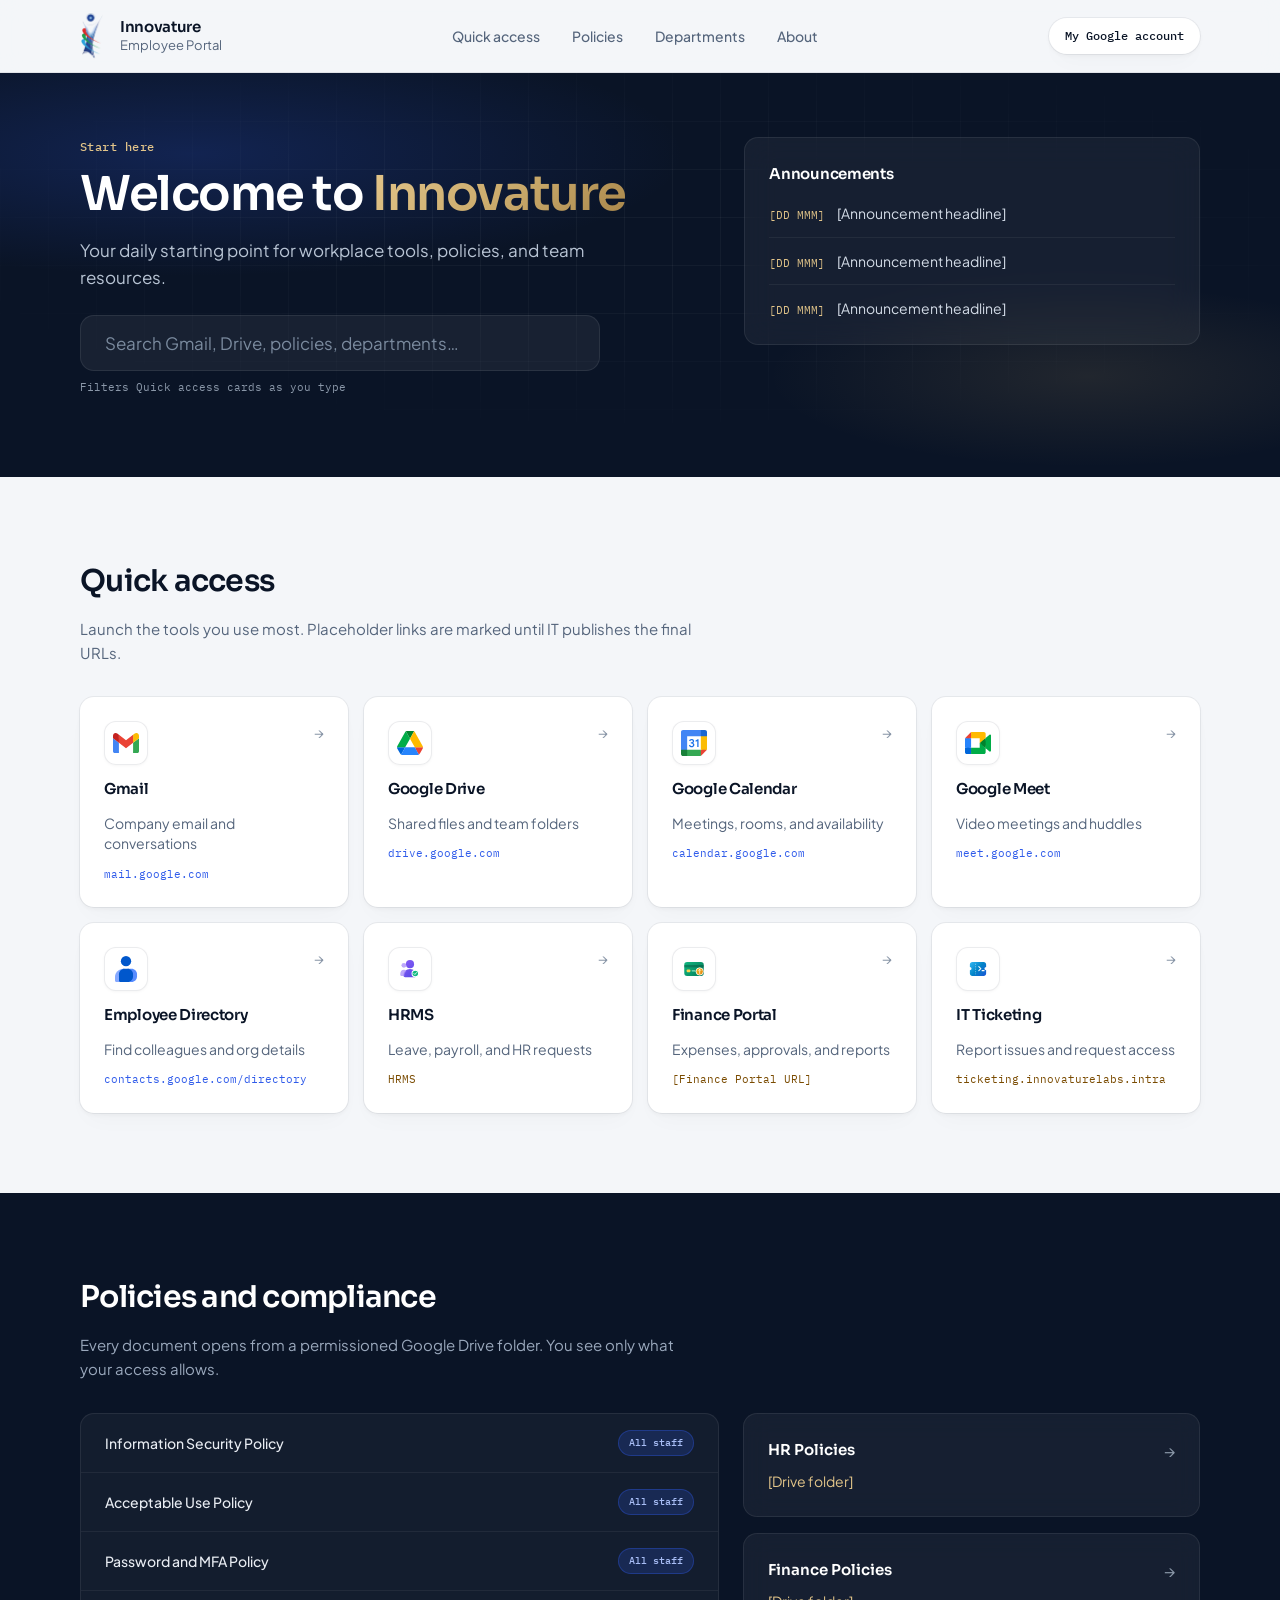
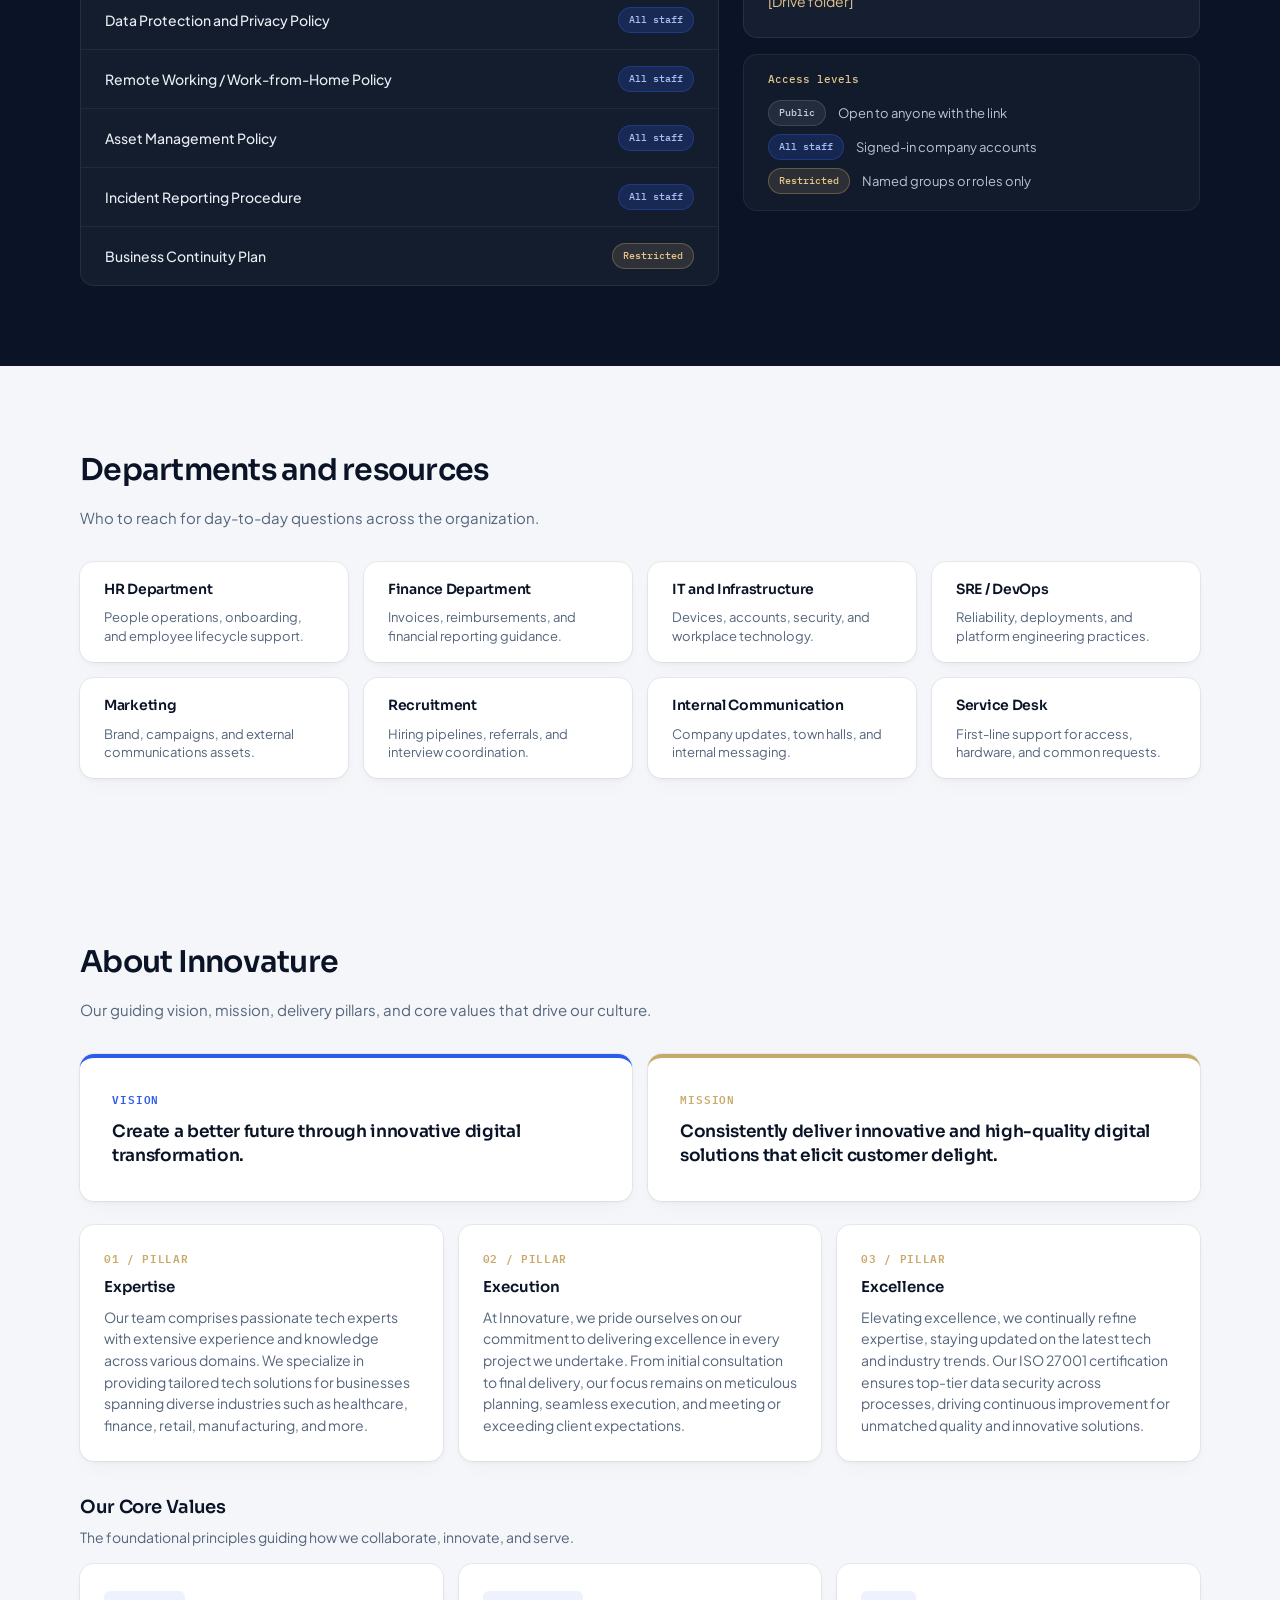
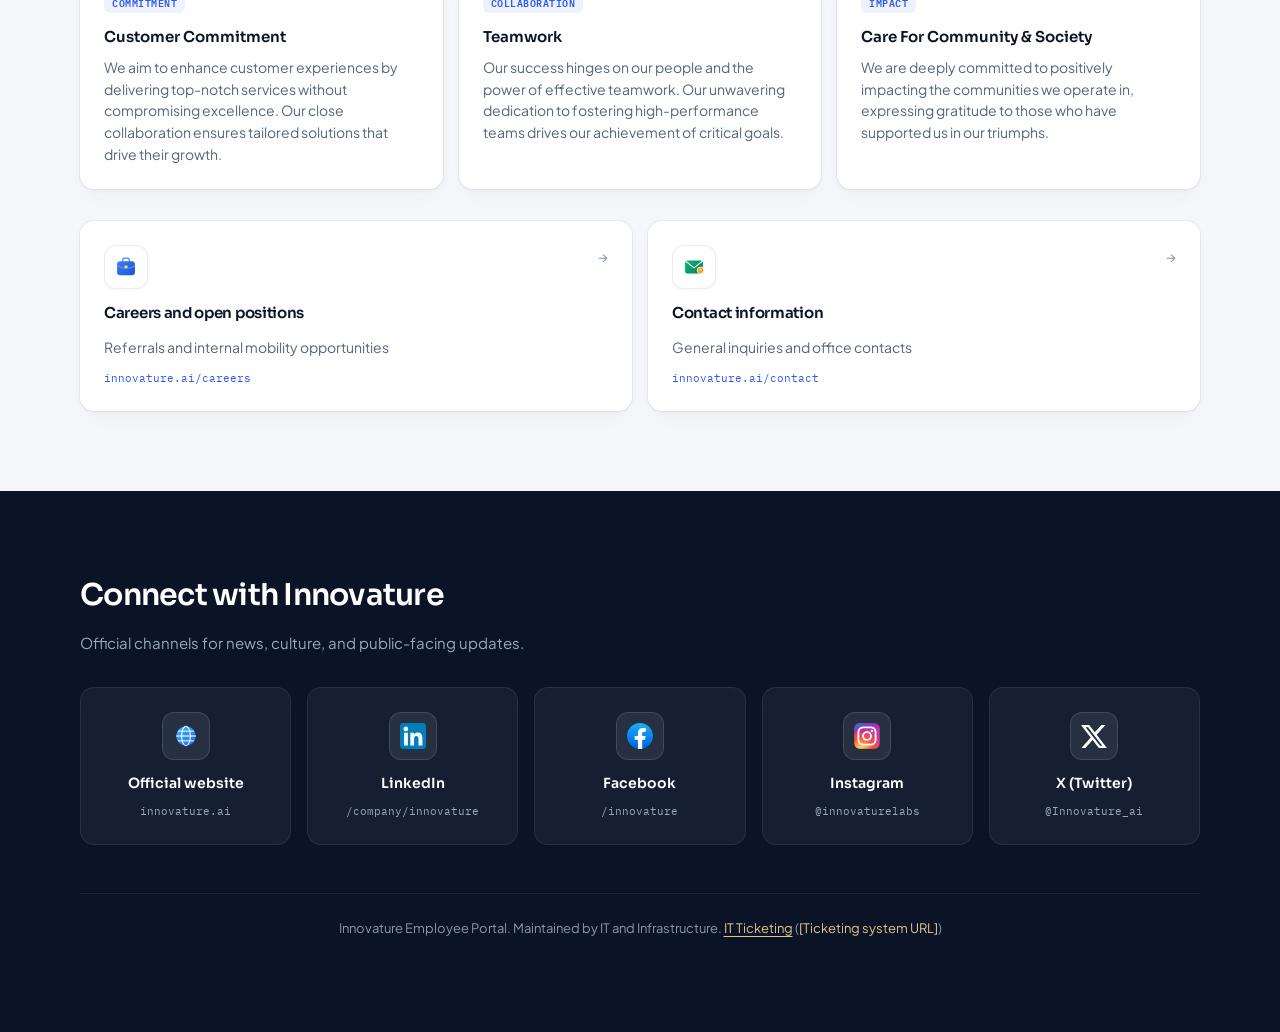
<file: index.html>
<!DOCTYPE html>
<html lang="en">

<head>
  <meta charset="UTF-8">
  <meta name="viewport" content="width=device-width, initial-scale=1.0">
  <meta name="description"
    content="Innovature Employee Portal — start here for tools, policies, and department resources.">
  <title>Innovature Employee Portal</title>
  <link rel="preconnect" href="https://fonts.googleapis.com">
  <link rel="preconnect" href="https://fonts.gstatic.com" crossorigin>
  <link
    href="https://fonts.googleapis.com/css2?family=IBM+Plex+Mono:wght@400;500&family=Plus+Jakarta+Sans:wght@400;500;600&family=Sora:wght@500;600;700&display=swap"
    rel="stylesheet">
  <link rel="stylesheet" href="css/style.css?v=2">
</head>

<body>
  <a class="skip-link" href="#main">Skip to content</a>

  <header class="topbar">
    <div class="container topbar-inner">
      <a class="brand" href="index.html #main">
        <img src="Images/logo.png" alt="Innovature Logo" class="logo">
        <div class="brand-lockup">
          <span class="brand-name">Innovature</span>
          <span class="brand-sub">Employee Portal</span>
        </div>
      </a>
      <nav class="topnav" aria-label="Page sections">
        <a href="#quick-access">Quick access</a>
        <a href="#policies">Policies</a>
        <a href="#departments">Departments</a>
        <a href="#about">About</a>
      </nav>
      <a class="pill-link" href="https://myaccount.google.com/" target="_blank" rel="noopener">My Google account</a>
    </div>
  </header>

  <main id="main">
    <section class="hero" aria-labelledby="hero-heading">
      <div class="hero-grid" aria-hidden="true"></div>
      <div class="container hero-layout">
        <div>
          <p class="eyebrow">Start here</p>
          <h1 id="hero-heading">Welcome to <span class="gold-word">Innovature</span></h1>
          <p class="hero-intro">Your daily starting point for workplace tools, policies, and team resources.</p>
          <div class="search-wrap">
            <label for="portal-search">Search tools and resources</label>
            <input type="search" id="portal-search" class="search-input"
              placeholder="Search Gmail, Drive, policies, departments…" autocomplete="off">
            <p class="search-hint">Filters Quick access cards as you type</p>
          </div>
        </div>
        <aside class="glass-panel" aria-labelledby="announcements-heading">
          <h2 id="announcements-heading">Announcements</h2>
          <ul class="announce-list">
            <li>
              <span class="announce-date">[DD MMM]</span>
              <span class="announce-title">[Announcement headline]</span>
            </li>
            <li>
              <span class="announce-date">[DD MMM]</span>
              <span class="announce-title">[Announcement headline]</span>
            </li>
            <li>
              <span class="announce-date">[DD MMM]</span>
              <span class="announce-title">[Announcement headline]</span>
            </li>
          </ul>
        </aside>
      </div>
    </section>

    <section id="quick-access" class="section" aria-labelledby="quick-access-heading">
      <div class="container">
        <header class="section-header">
          <h2 id="quick-access-heading">Quick access</h2>
          <p>Launch the tools you use most. Placeholder links are marked until IT publishes the final URLs.</p>
        </header>
        <div class="card-grid cols-4" id="quick-access-grid">
          <a class="link-card" href="https://mail.google.com/" target="_blank" rel="noopener"
            data-search="gmail mail email google">
            <div class="card-icon" aria-hidden="true">
              <img src="Images/gmail.svg" alt="Gmail" class="card-icon-img" width="26" height="26">
            </div>
            <h3>Gmail</h3>
            <p class="purpose">Company email and conversations</p>
            <p class="host">mail.google.com</p>
          </a>
          <a class="link-card" href="https://drive.google.com/" target="_blank" rel="noopener"
            data-search="google drive files documents">
            <div class="card-icon" aria-hidden="true">
              <img src="Images/google-drive.svg" alt="Google Drive" class="card-icon-img" width="26" height="26">
            </div>
            <h3>Google Drive</h3>
            <p class="purpose">Shared files and team folders</p>
            <p class="host">drive.google.com</p>
          </a>
          <a class="link-card" href="https://calendar.google.com/" target="_blank" rel="noopener"
            data-search="calendar meetings schedule">
            <div class="card-icon" aria-hidden="true">
              <img src="Images/google-calendar.svg" alt="Google Calendar" class="card-icon-img" width="26" height="26">
            </div>
            <h3>Google Calendar</h3>
            <p class="purpose">Meetings, rooms, and availability</p>
            <p class="host">calendar.google.com</p>
          </a>
          <a class="link-card" href="https://meet.google.com/" target="_blank" rel="noopener"
            data-search="meet video calls">
            <div class="card-icon" aria-hidden="true">
              <img src="Images/google-meet.svg" alt="Google Meet" class="card-icon-img" width="26" height="26">
            </div>
            <h3>Google Meet</h3>
            <p class="purpose">Video meetings and huddles</p>
            <p class="host">meet.google.com</p>
          </a>
          <a class="link-card" href="https://contacts.google.com/directory" target="_blank" rel="noopener"
            data-search="directory employee contacts people">
            <div class="card-icon" aria-hidden="true">
              <img src="Images/google-contacts.svg" alt="Employee Directory" class="card-icon-img" width="26" height="26">
            </div>
            <h3>Employee Directory</h3>
            <p class="purpose">Find colleagues and org details</p>
            <p class="host">contacts.google.com/directory</p>
          </a>
          <a class="link-card" href="https://innovature.hrstop.com/" data-search="hrms hr human resources">
            <div class="card-icon" aria-hidden="true">
              <img src="Images/hrms.svg" alt="HRMS" class="card-icon-img" width="26" height="26">
            </div>
            <h3>HRMS</h3>
            <p class="purpose">Leave, payroll, and HR requests</p>
            <p class="host"><span class="ph">HRMS</span></p>
          </a>
          <a class="link-card" href="#" data-search="finance expenses budget">
            <div class="card-icon" aria-hidden="true">
              <img src="Images/finance.svg" alt="Finance Portal" class="card-icon-img" width="26" height="26">
            </div>
            <h3>Finance Portal</h3>
            <p class="purpose">Expenses, approvals, and reports</p>
            <p class="host ph-host"><span class="ph">[Finance Portal URL]</span></p>
          </a>
          <a class="link-card" href="http://ticketing.innovaturelabs.intra/"
            data-search="it ticketing support helpdesk">
            <div class="card-icon" aria-hidden="true">
              <img src="Images/it-ticketing.svg" alt="IT Ticketing" class="card-icon-img" width="26" height="26">
            </div>
            <h3>IT Ticketing</h3>
            <p class="purpose">Report issues and request access</p>
            <p class="host"><span class="ph">ticketing.innovaturelabs.intra</span></p>
          </a>
        </div>
        <p class="no-results" id="search-empty" role="status">No quick access items match your search.</p>
      </div>
    </section>

    <section id="policies" class="section band-dark" aria-labelledby="policies-heading">
      <div class="container">
        <header class="section-header">
          <h2 id="policies-heading">Policies and compliance</h2>
          <p>Every document opens from a permissioned Google Drive folder. You see only what your access allows.</p>
        </header>
        <div class="policies-layout">
          <div class="policy-list" role="list">
            <a class="policy-row" href="#" role="listitem">
              <span class="policy-name">Information Security Policy</span>
              <span class="chip chip-all">All staff</span>
            </a>
            <a class="policy-row" href="#" role="listitem">
              <span class="policy-name">Acceptable Use Policy</span>
              <span class="chip chip-all">All staff</span>
            </a>
            <a class="policy-row" href="#" role="listitem">
              <span class="policy-name">Password and MFA Policy</span>
              <span class="chip chip-all">All staff</span>
            </a>
            <a class="policy-row" href="#" role="listitem">
              <span class="policy-name">Data Protection and Privacy Policy</span>
              <span class="chip chip-all">All staff</span>
            </a>
            <a class="policy-row" href="#" role="listitem">
              <span class="policy-name">Remote Working / Work-from-Home Policy</span>
              <span class="chip chip-all">All staff</span>
            </a>
            <a class="policy-row" href="#" role="listitem">
              <span class="policy-name">Asset Management Policy</span>
              <span class="chip chip-all">All staff</span>
            </a>
            <a class="policy-row" href="#" role="listitem">
              <span class="policy-name">Incident Reporting Procedure</span>
              <span class="chip chip-all">All staff</span>
            </a>
            <a class="policy-row" href="#" role="listitem">
              <span class="policy-name">Business Continuity Plan</span>
              <span class="chip chip-restricted">Restricted</span>
            </a>
          </div>
          <div class="policies-side">
            <a class="glass-card" href="#">
              <h3>HR Policies</h3>
              <p><span class="ph">[Drive folder]</span></p>
            </a>
            <a class="glass-card" href="#">
              <h3>Finance Policies</h3>
              <p><span class="ph">[Drive folder]</span></p>
            </a>
            <div class="legend" aria-labelledby="access-legend">
              <p class="legend-title" id="access-legend">Access levels</p>
              <ul class="legend-list">
                <li><span class="chip chip-public">Public</span> Open to anyone with the link</li>
                <li><span class="chip chip-all">All staff</span> Signed-in company accounts</li>
                <li><span class="chip chip-restricted">Restricted</span> Named groups or roles only</li>
              </ul>
            </div>
          </div>
        </div>
      </div>
    </section>

    <section id="departments" class="section" aria-labelledby="departments-heading">
      <div class="container">
        <header class="section-header">
          <h2 id="departments-heading">Departments and resources</h2>
          <p>Who to reach for day-to-day questions across the organization.</p>
        </header>
        <div class="card-grid cols-4">
          <article class="dept-card">
            <h3>HR Department</h3>
            <p>People operations, onboarding, and employee lifecycle support.</p>
          </article>
          <article class="dept-card">
            <h3>Finance Department</h3>
            <p>Invoices, reimbursements, and financial reporting guidance.</p>
          </article>
          <article class="dept-card">
            <h3>IT and Infrastructure</h3>
            <p>Devices, accounts, security, and workplace technology.</p>
          </article>
          <article class="dept-card">
            <h3>SRE / DevOps</h3>
            <p>Reliability, deployments, and platform engineering practices.</p>
          </article>
          <article class="dept-card">
            <h3>Marketing</h3>
            <p>Brand, campaigns, and external communications assets.</p>
          </article>
          <article class="dept-card">
            <h3>Recruitment</h3>
            <p>Hiring pipelines, referrals, and interview coordination.</p>
          </article>
          <article class="dept-card">
            <h3>Internal Communication</h3>
            <p>Company updates, town halls, and internal messaging.</p>
          </article>
          <article class="dept-card">
            <h3>Service Desk</h3>
            <p>First-line support for access, hardware, and common requests.</p>
          </article>
        </div>
      </div>
    </section>

    <section id="about" class="section" aria-labelledby="about-heading">
      <div class="container">
        <header class="section-header">
          <h2 id="about-heading">About Innovature</h2>
          <p>Our guiding vision, mission, delivery pillars, and core values that drive our culture.</p>
        </header>

        <!-- Vision & Mission -->
        <div class="vm-grid">
          <article class="vm-card">
            <span class="vm-tag">Vision</span>
            <h3>Create a better future through innovative digital transformation.</h3>
          </article>
          <article class="vm-card">
            <span class="vm-tag">Mission</span>
            <h3>Consistently deliver innovative and high-quality digital solutions that elicit customer delight.</h3>
          </article>
        </div>

        <!-- Expertise, Execution, Excellence -->
        <div class="about-panels">
          <article class="text-panel pillar-card">
            <div class="pillar-label">01 / PILLAR</div>
            <h3>Expertise</h3>
            <p>Our team comprises passionate tech experts with extensive experience and knowledge across various domains. We specialize in providing tailored tech solutions for businesses spanning diverse industries such as healthcare, finance, retail, manufacturing, and more.</p>
          </article>
          <article class="text-panel pillar-card">
            <div class="pillar-label">02 / PILLAR</div>
            <h3>Execution</h3>
            <p>At Innovature, we pride ourselves on our commitment to delivering excellence in every project we undertake. From initial consultation to final delivery, our focus remains on meticulous planning, seamless execution, and meeting or exceeding client expectations.</p>
          </article>
          <article class="text-panel pillar-card">
            <div class="pillar-label">03 / PILLAR</div>
            <h3>Excellence</h3>
            <p>Elevating excellence, we continually refine expertise, staying updated on the latest tech and industry trends. Our ISO 27001 certification ensures top-tier data security across processes, driving continuous improvement for unmatched quality and innovative solutions.</p>
          </article>
        </div>

        <!-- Core Values -->
        <div class="values-section">
          <div class="subsection-header">
            <h3>Our Core Values</h3>
            <p>The foundational principles guiding how we collaborate, innovate, and serve.</p>
          </div>
          <div class="about-panels">
            <article class="text-panel value-card">
              <span class="value-badge">Commitment</span>
              <h3>Customer Commitment</h3>
              <p>We aim to enhance customer experiences by delivering top-notch services without compromising excellence. Our close collaboration ensures tailored solutions that drive their growth.</p>
            </article>
            <article class="text-panel value-card">
              <span class="value-badge">Collaboration</span>
              <h3>Teamwork</h3>
              <p>Our success hinges on our people and the power of effective teamwork. Our unwavering dedication to fostering high-performance teams drives our achievement of critical goals.</p>
            </article>
            <article class="text-panel value-card">
              <span class="value-badge">Impact</span>
              <h3>Care For Community &amp; Society</h3>
              <p>We are deeply committed to positively impacting the communities we operate in, expressing gratitude to those who have supported us in our triumphs.</p>
            </article>
          </div>
        </div>

        <div class="card-grid cols-2 about-links">
          <a class="link-card" href="https://innovature.ai/careers/" target="_blank" rel="noopener">
            <div class="card-icon" aria-hidden="true">
              <img src="Images/careers.svg" alt="Careers" class="card-icon-img" width="26" height="26">
            </div>
            <h3>Careers and open positions</h3>
            <p class="purpose">Referrals and internal mobility opportunities</p>
            <p class="host">innovature.ai/careers</p>
          </a>
          <a class="link-card" href="https://innovature.ai/contact/" target="_blank" rel="noopener">
            <div class="card-icon" aria-hidden="true">
              <img src="Images/contact.svg" alt="Contact" class="card-icon-img" width="26" height="26">
            </div>
            <h3>Contact information</h3>
            <p class="purpose">General inquiries and office contacts</p>
            <p class="host">innovature.ai/contact</p>
          </a>
        </div>
      </div>
    </section>

    <section id="connect" class="section band-dark" aria-labelledby="connect-heading">
      <div class="container">
        <header class="section-header">
          <h2 id="connect-heading">Connect with Innovature</h2>
          <p>Official channels for news, culture, and public-facing updates.</p>
        </header>
        <div class="connect-grid">
          <a class="glass-card" href="https://innovature.ai/" target="_blank" rel="noopener">
            <div class="connect-icon" aria-hidden="true">
              <img src="Images/website.svg" alt="Official website" class="connect-icon-img" width="26" height="26">
            </div>
            <h3>Official website</h3>
            <span class="connect-handle">innovature.ai</span>
          </a>
          <a class="glass-card" href="https://www.linkedin.com/company/innovature/" target="_blank" rel="noopener">
            <div class="connect-icon" aria-hidden="true">
              <img src="Images/linkedin.svg" alt="LinkedIn" class="connect-icon-img" width="26" height="26">
            </div>
            <h3>LinkedIn</h3>
            <span class="connect-handle">/company/innovature</span>
          </a>
          <a class="glass-card" href="https://www.facebook.com/innovature/" target="_blank" rel="noopener">
            <div class="connect-icon" aria-hidden="true">
              <img src="Images/facebook.svg" alt="Facebook" class="connect-icon-img" width="26" height="26">
            </div>
            <h3>Facebook</h3>
            <span class="connect-handle">/innovature</span>
          </a>
          <a class="glass-card" href="https://www.instagram.com/innovaturelabs/" target="_blank" rel="noopener">
            <div class="connect-icon" aria-hidden="true">
              <img src="Images/instagram.svg" alt="Instagram" class="connect-icon-img" width="26" height="26">
            </div>
            <h3>Instagram</h3>
            <span class="connect-handle">@innovaturelabs</span>
          </a>
          <a class="glass-card" href="https://x.com/Innovature_ai" target="_blank" rel="noopener">
            <div class="connect-icon" aria-hidden="true">
              <img src="Images/x-twitter.svg" alt="X (Twitter)" class="connect-icon-img" width="26" height="26">
            </div>
            <h3>X (Twitter)</h3>
            <span class="connect-handle">@Innovature_ai</span>
          </a>
        </div>
        <p class="footer-line">
          Innovature Employee Portal. Maintained by IT and Infrastructure.
          <a href="http://ticketing.innovaturelabs.intra/">IT Ticketing</a> (<span class="ph">[Ticketing system
            URL]</span>)
        </p>
      </div>
    </section>
  </main>

  <script src="js/script.js"></script>
</body>

</html>
</file>
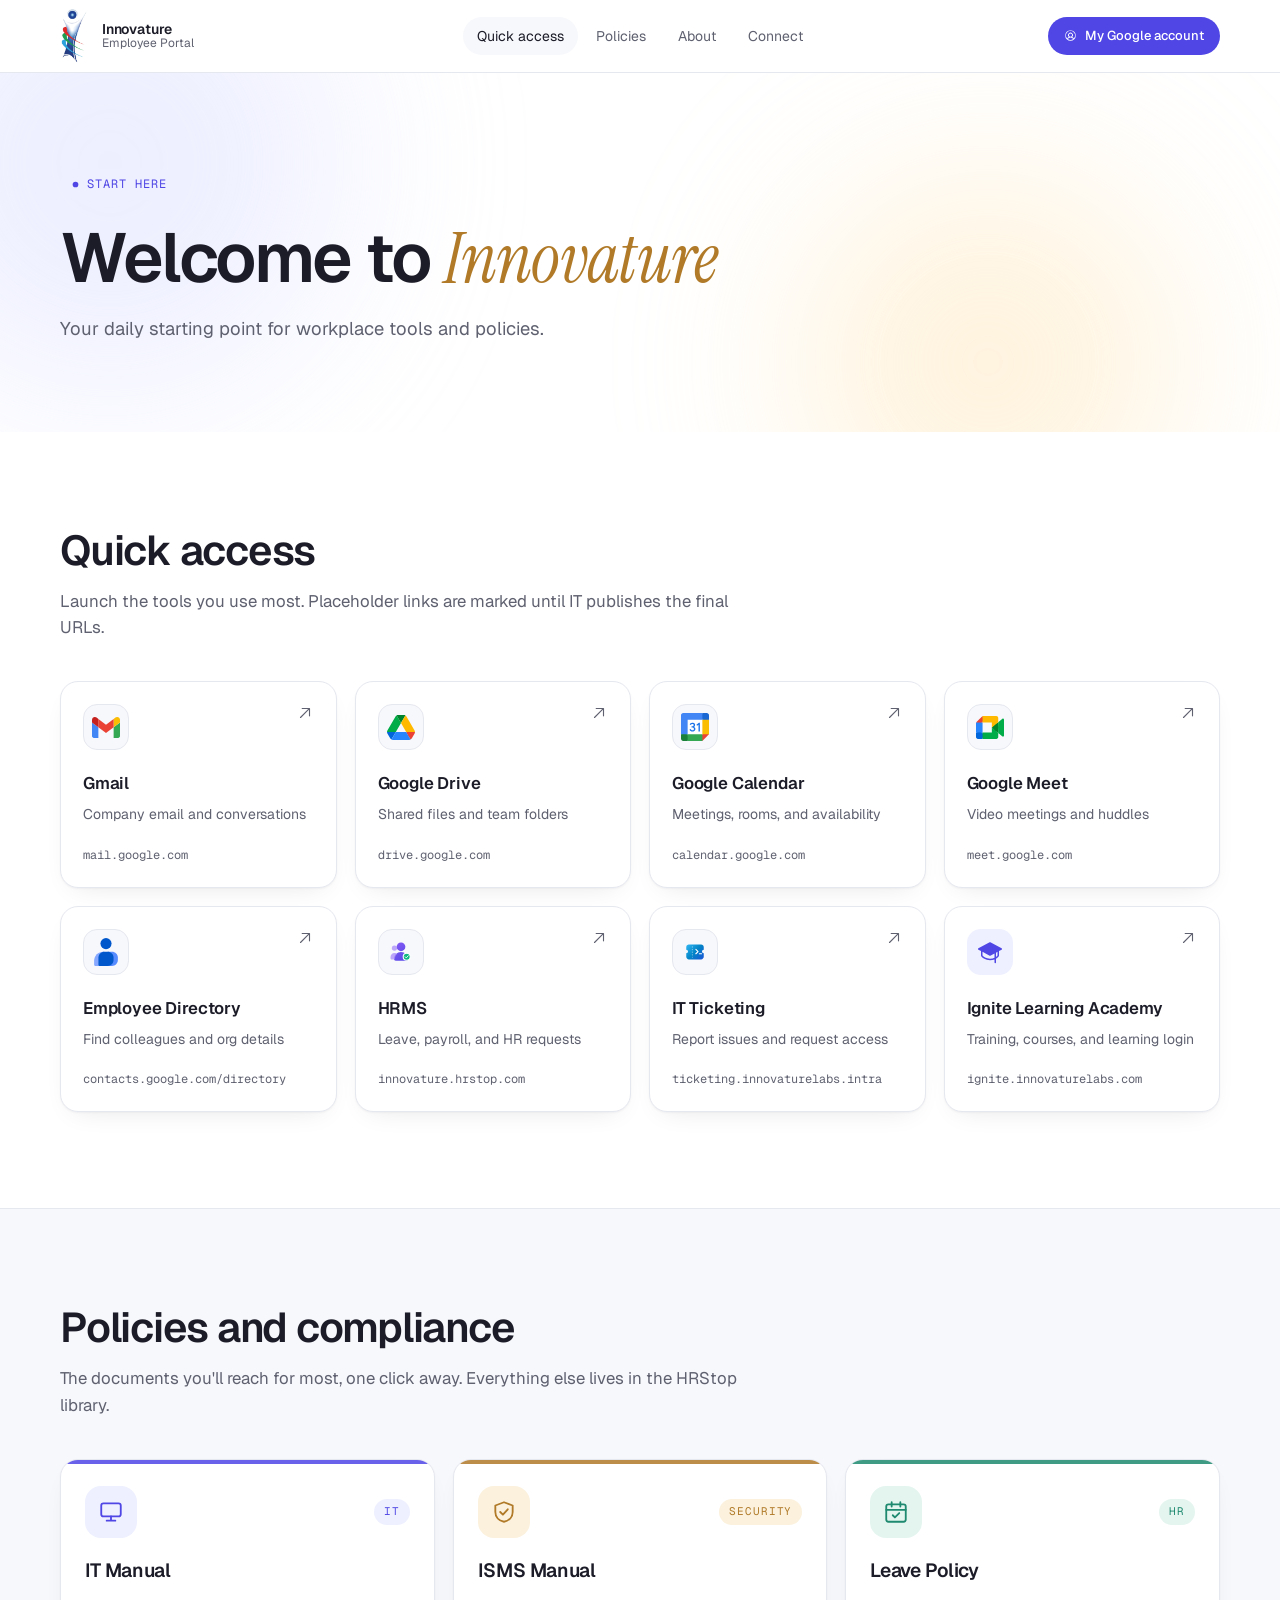
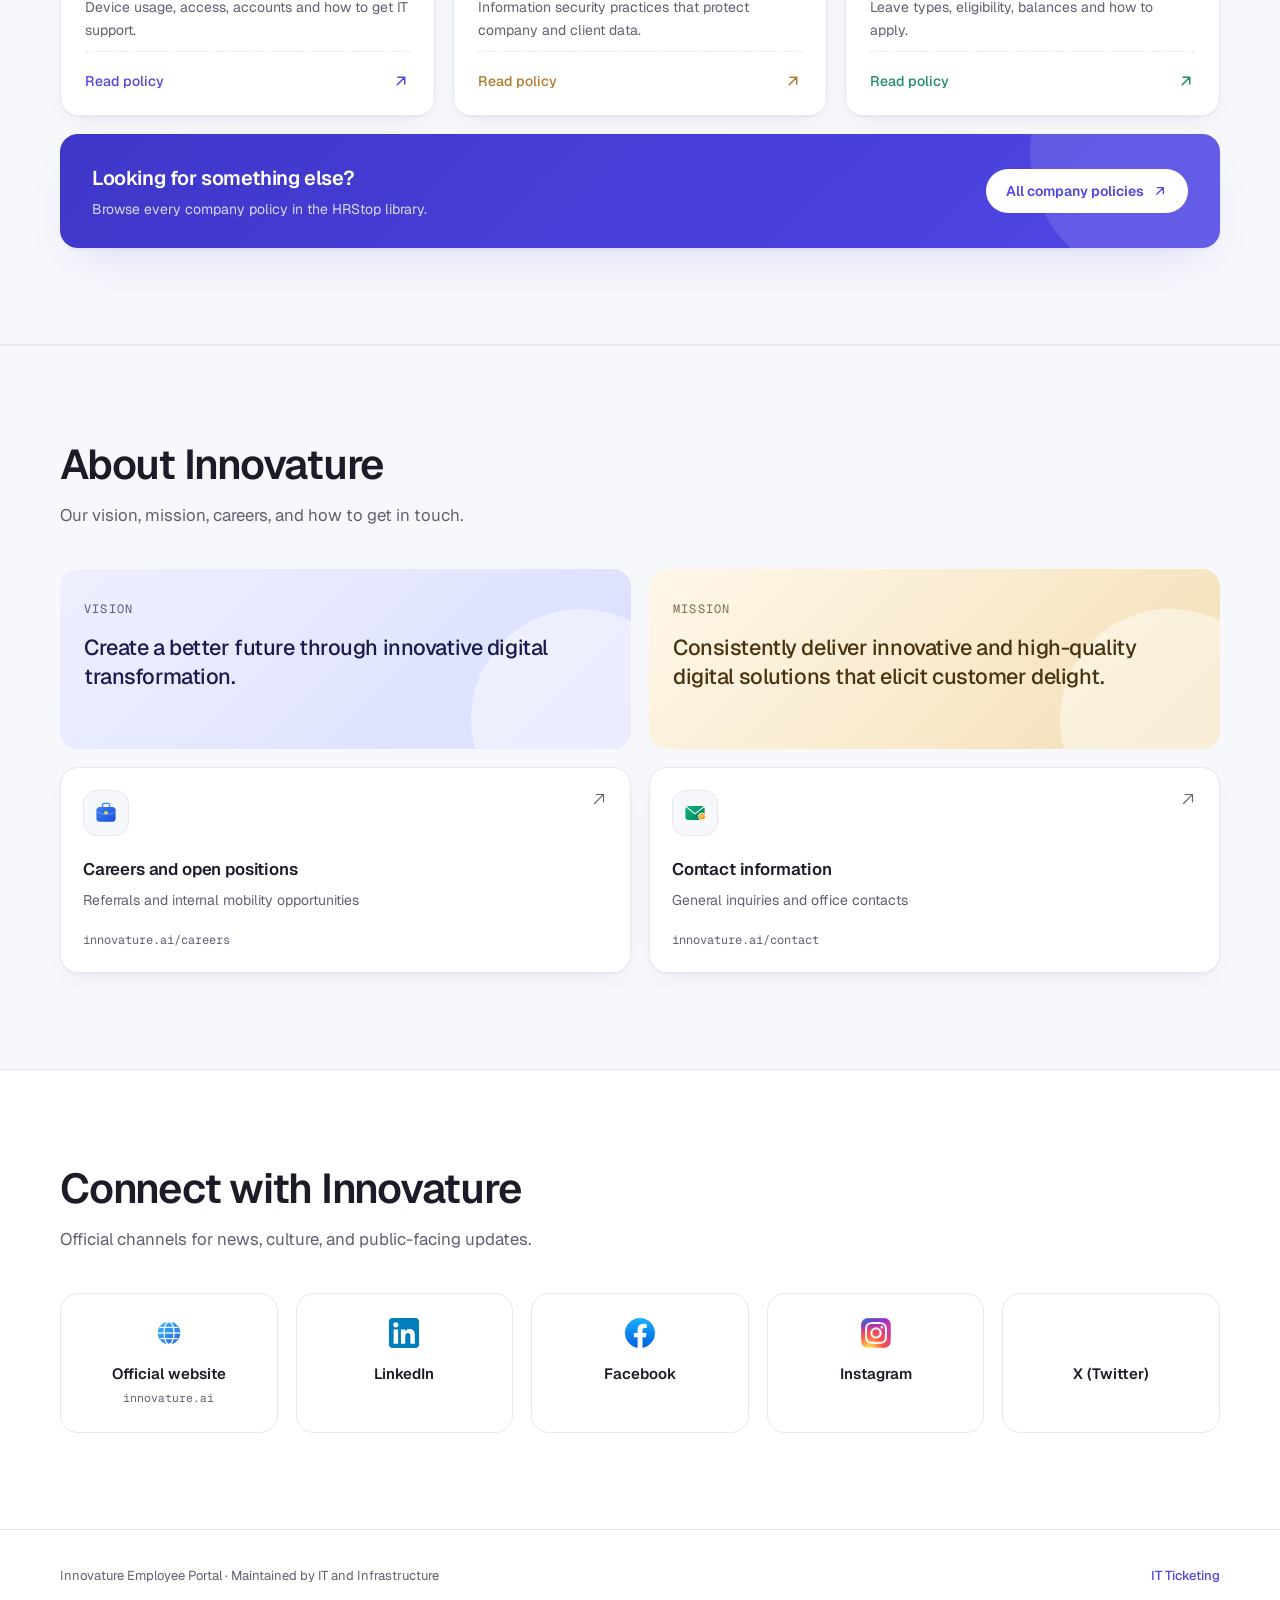
<file: Innovature Employee Portal.html>
<!doctype html><html><head><meta charset=utf8><meta name=viewport content="width=device-width,initial-scale=1"><style>:root{color-scheme:light}body{margin:0;padding:0;font:14px -apple-system,BlinkMacSystemFont,sans-serif;background:#fff;color:#000}img{max-width:100%}[hidden]:not([hidden=until-found i]){display:none!important}</style></head><body>
<!DOCTYPE html>
<html lang="en">
<head>
  <meta charset="UTF-8">
  <meta name="viewport" content="width=device-width, initial-scale=1.0">
  <meta name="description" content="Innovature Employee Portal — start here for tools and policies.">
  <title>Innovature Employee Portal</title>
  <link rel="icon" type="image/png" href="logo.png">
  <link rel="apple-touch-icon" href="logo.png">

  <!-- Fonts: Geist (UI), Geist Mono (labels), Instrument Serif (accent) -->
  <link rel="preconnect" href="https://fonts.googleapis.com">
  <link rel="preconnect" href="https://fonts.gstatic.com" crossorigin>
  <link href="https://fonts.googleapis.com/css2?family=Geist:wght@300..700&family=Geist+Mono:wght@400;500&family=Instrument+Serif:ital@0;1&display=swap" rel="stylesheet">

  <!-- Icons: Phosphor, inlined as SVG (no external dependency) -->

  <style>
    :root {
      color-scheme: light;
      --bg: #ffffff;
      --surface: #ffffff;
      --surface-2: #f7f8fc;
      --text: #1c1c28;
      --muted: #5f6170;
      --line: #e6e8f0;
      --brand: #4f46e5;
      --brand-soft: #eef0ff;
      --accent: #b07a28;
      --shadow: 0 1px 2px rgba(28,28,40,.04), 0 10px 28px -14px rgba(28,28,40,.12);
      --shadow-lg: 0 2px 4px rgba(28,28,40,.04), 0 24px 48px -20px rgba(79,70,229,.18);
      --radius: 18px;
    }

    * { box-sizing: border-box; margin: 0; padding: 0; }
    html { scroll-behavior: smooth; scroll-padding-top: 84px; color-scheme: light; background: var(--bg); }
    body {
      font-family: 'Geist', system-ui, sans-serif;
      background: var(--bg);
      color: var(--text);
      line-height: 1.6;
      -webkit-font-smoothing: antialiased;
    }
    a { color: inherit; text-decoration: none; }
    ul { list-style: none; }
    i.ph, i.ph-bold, i.ph-fill { display: inline-flex; font-style: normal; flex: none; }
    i.ph svg, i.ph-bold svg, i.ph-fill svg { width: 1em; height: 1em; fill: currentColor; display: block; }
    .container { width: min(1160px, 100% - 48px); margin-inline: auto; }
    .mono { font-family: 'Geist Mono', monospace; }
    .skip-link { position: absolute; left: -999px; top: 8px; background: var(--brand); color: #fff; padding: 8px 14px; border-radius: 8px; z-index: 100; }
    .skip-link:focus { left: 8px; }
    :focus-visible { outline: 2px solid var(--brand); outline-offset: 3px; border-radius: 8px; }

    /* ---------- Top bar ---------- */
    .topbar {
      position: sticky; top: 0; z-index: 50;
      background: color-mix(in srgb, var(--bg) 78%, transparent);
      backdrop-filter: saturate(160%) blur(14px);
      -webkit-backdrop-filter: saturate(160%) blur(14px);
      border-bottom: 1px solid var(--line);
    }
    .topbar-inner {
      display: grid;
      grid-template-columns: 1fr auto 1fr;
      align-items: center;
      height: clamp(60px, 12vw, 72px);
      gap: clamp(12px, 3vw, 24px);
    }
    .topbar-actions { display: flex; gap: 10px; align-items: center; justify-self: end; }
    .brand { display: flex; align-items: center; gap: clamp(8px, 1.6vw, 14px); min-width: 0; flex: none; }
    .brand-mark {
      height: clamp(40px, 7.5vw, 56px);
      width: auto;
      aspect-ratio: 199 / 400;
      display: flex; align-items: center; justify-content: center;
      background: none; box-shadow: none; border-radius: 0; color: var(--brand);
      flex: none; overflow: visible; font-size: 19px;
    }
    .brand-mark img {
      display: block;
      height: 100%;
      width: auto;
      max-width: none;
      object-fit: contain;
      object-position: center;
    }
    .brand-lockup { display: flex; flex-direction: column; line-height: 1.15; min-width: 0; }
    .brand-name { font-weight: 600; letter-spacing: -.01em; white-space: nowrap; }
    .brand-sub { font-size: clamp(11px, 2.4vw, 12px); color: var(--muted); white-space: nowrap; }
    .topnav { display: flex; gap: 4px; }
    .topnav a { padding: 8px 14px; border-radius: 999px; font-size: 14px; color: var(--muted); transition: .2s; }
    .topnav a:hover, .topnav a.active { color: var(--text); background: var(--surface-2); }
    .pill-link {
      display: inline-flex; align-items: center; gap: 8px;
      font-size: 13px; font-weight: 500; padding: 9px 16px; border-radius: 999px;
      background: var(--brand); color: #fff; transition: .2s;
    }
    .pill-link:hover { transform: translateY(-1px); opacity: .9; }
    .menu-btn { display: none; background: none; border: 1px solid var(--line); color: var(--text); width: 40px; height: 40px; border-radius: 12px; font-size: 20px; cursor: pointer; }

    /* ---------- Hero ---------- */
    .hero { position: relative; overflow: hidden; padding: 96px 0 88px; }
    .hero::before, .hero::after {
      content: ""; position: absolute; border-radius: 50%; filter: blur(90px); opacity: .55; z-index: 0; pointer-events: none;
    }
    .hero::before { width: 460px; height: 460px; background: #dfe2ff; top: -140px; left: -120px; }
    .hero::after { width: 380px; height: 380px; background: #ffe9c2; bottom: -120px; right: 8%; }
    .hero-layout { position: relative; z-index: 1; }
    .eyebrow {
      display: inline-flex; align-items: center; gap: 8px;
      font-family: 'Geist Mono', monospace; font-size: 12px; letter-spacing: .08em; text-transform: uppercase;
      color: var(--brand); background: var(--brand-soft); padding: 6px 12px; border-radius: 999px; margin-bottom: 22px;
    }
    h1 { font-size: clamp(2.5rem, 5.4vw, 4.4rem); line-height: 1.03; letter-spacing: -.035em; font-weight: 600; }
    .serif { font-family: 'Instrument Serif', serif; font-style: italic; font-weight: 400; color: var(--accent); letter-spacing: -.01em; }
    .hero-intro { margin-top: 20px; font-size: 1.15rem; color: var(--muted); max-width: 46ch; }

    /* ---------- Sections ---------- */
    .section { padding: 96px 0; }
    .band { background: var(--surface-2); border-block: 1px solid var(--line); }
    .section-header { max-width: none; margin-bottom: 40px; }
    h2.title { font-size: clamp(1.8rem, 3.4vw, 2.6rem); line-height: 1.1; letter-spacing: -.03em; font-weight: 600; }
    .section-header p { margin-top: 14px; color: var(--muted); font-size: 1.05rem; max-width: 62ch; }

    .card-grid { display: grid; gap: 18px; align-items: stretch; }
    .cols-4 { grid-template-columns: repeat(4, minmax(0, 1fr)); }
    .cols-2 { grid-template-columns: repeat(2, minmax(0, 1fr)); }

    .link-card {
      position: relative; display: flex; flex-direction: column; gap: 6px; height: 100%;
      background: var(--surface); border: 1px solid var(--line); border-radius: var(--radius);
      padding: 22px; box-shadow: var(--shadow); transition: transform .25s, border-color .25s, box-shadow .25s;
    }
    .link-card:hover { transform: translateY(-4px); border-color: color-mix(in srgb, var(--brand) 45%, var(--line)); box-shadow: var(--shadow-lg); }
    .card-icon {
      width: 46px; height: 46px; border-radius: 14px; display: grid; place-items: center;
      background: var(--brand-soft); color: var(--brand); font-size: 24px; margin-bottom: 14px;
      transition: .25s;
    }
    .link-card:hover .card-icon { background: var(--brand); color: #fff; }
    .link-card h3 { font-size: 1.05rem; font-weight: 600; letter-spacing: -.01em; }
    .purpose { font-size: 14px; color: var(--muted); }
    .host { margin-top: auto; padding-top: 14px; font-family: 'Geist Mono', monospace; font-size: 12px; color: var(--muted); }
    .arrow { position: absolute; top: 22px; right: 22px; color: var(--muted); font-size: 18px; transition: .25s; }
    .link-card:hover .arrow { color: var(--brand); transform: translate(3px, -3px); }
    .ph-tag { background: #fff4d6; color: #8a6200; padding: 1px 7px; border-radius: 6px; }
    #quick-access-grid .link-card.reveal {
      opacity: 1;
      transform: none;
    }

    /* ---------- Policies ---------- */
.policy-grid {
  display: grid;
  grid-template-columns: repeat(3, minmax(0, 1fr));
  gap: 18px;
}
.policy-card {
  --c: var(--brand);
  --c-soft: var(--brand-soft);
  position: relative;
  display: flex; flex-direction: column; gap: 10px;
  padding: 26px 24px 22px;
  background: var(--surface);
  border: 1px solid var(--line);
  border-radius: var(--radius);
  box-shadow: var(--shadow);
  overflow: hidden;
  transition: transform .25s, border-color .25s, box-shadow .25s;
}
.policy-card::before {           /* colour accent bar */
  content: ""; position: absolute; inset: 0 0 auto 0; height: 4px;
  background: var(--c); opacity: .85;
}
.policy-card:hover {
  transform: translateY(-4px);
  border-color: color-mix(in srgb, var(--c) 45%, var(--line));
  box-shadow: var(--shadow-lg);
}
.policy-card.is-accent { --c: var(--accent); --c-soft: #fbf1dd; }
.policy-card.is-green  { --c: #1f8a70;       --c-soft: #e4f5ef; }

.policy-top { display: flex; align-items: center; justify-content: space-between; margin-bottom: 8px; }
.policy-icon {
  width: 52px; height: 52px; border-radius: 16px;
  display: grid; place-items: center;
  background: var(--c-soft); color: var(--c);
  transition: .25s;
}
.policy-icon svg {
  width: 26px; height: 26px; fill: none; stroke: currentColor;
  stroke-width: 1.7; stroke-linecap: round; stroke-linejoin: round;
}
.policy-card:hover .policy-icon { background: var(--c); color: #fff; }

.policy-tag {
  font-family: 'Geist Mono', monospace; font-size: 11px; letter-spacing: .08em;
  text-transform: uppercase; color: var(--c); background: var(--c-soft);
  padding: 4px 10px; border-radius: 999px;
}
.policy-card h3 { font-size: 1.2rem; font-weight: 600; letter-spacing: -.02em; }
.policy-desc { font-size: 14px; color: var(--muted); }

.policy-cta {
  margin-top: auto; padding-top: 18px;
  display: flex; align-items: center; justify-content: space-between;
  font-size: 14px; font-weight: 500; color: var(--c);
  border-top: 1px dashed var(--line);
}
.policy-cta svg {
  width: 18px; height: 18px; fill: none; stroke: currentColor;
  stroke-width: 2; stroke-linecap: round; stroke-linejoin: round;
  transition: transform .25s;
}
.policy-card:hover .policy-cta svg { transform: translate(3px, -3px); }

/* Full library banner */
.policy-banner {
  position: relative; overflow: hidden; margin-top: 18px;
  display: flex; align-items: center; justify-content: space-between; gap: 24px;
  padding: 28px 32px; border-radius: var(--radius);
  background: linear-gradient(135deg, #3f37c9, var(--brand));
  color: #fff; box-shadow: var(--shadow-lg);
}
.policy-banner::after {
  content: ""; position: absolute; width: 260px; height: 260px; border-radius: 50%;
  right: -70px; top: -110px; background: rgba(255,255,255,.12); pointer-events: none;
}
.policy-banner h3 { font-size: 1.25rem; font-weight: 600; letter-spacing: -.02em; }
.policy-banner p { margin-top: 4px; font-size: 14px; color: rgba(255,255,255,.8); }
.policy-banner-btn {
  position: relative; z-index: 1; flex: none;
  display: inline-flex; align-items: center; gap: 8px;
  background: #fff; color: var(--brand);
  font-size: 14px; font-weight: 600; padding: 11px 20px; border-radius: 999px;
  transition: .2s;
}
.policy-banner-btn:hover { transform: translateY(-2px); box-shadow: 0 8px 20px -8px rgba(0,0,0,.35); }
.policy-banner-btn svg { width: 16px; height: 16px; fill: none; stroke: currentColor; stroke-width: 2; stroke-linecap: round; stroke-linejoin: round; }

@media (max-width: 1020px) { .policy-grid { grid-template-columns: repeat(2, minmax(0, 1fr)); } }
@media (max-width: 640px) {
  .policy-grid { grid-template-columns: 1fr; }
  .policy-banner { flex-direction: column; align-items: flex-start; padding: 24px; }
}
    /* ---------- About ---------- */
    .about-stack { display: grid; gap: 18px; }
    .vm-grid { display: grid; grid-template-columns: repeat(2, minmax(0, 1fr)); gap: 18px; }
    .vm-card {
      border-radius: var(--radius); padding: 28px 24px; position: relative; overflow: hidden; min-height: 180px;
      background: linear-gradient(135deg, #eef0ff, #d9ddff); color: #1d1b4d;
    }
    .vm-card:nth-child(2) { background: linear-gradient(135deg, #fff7ea, #f3dfb4); color: #4a3310; }
    .vm-card::after { content: ""; position: absolute; width: 220px; height: 220px; border-radius: 50%; right: -60px; bottom: -80px; background: rgba(255,255,255,.45); }
    .vm-tag { font-family: 'Geist Mono', monospace; font-size: 12px; letter-spacing: .1em; text-transform: uppercase; opacity: .7; }
    .vm-card h3 { margin-top: 14px; font-size: 1.35rem; line-height: 1.35; font-weight: 500; letter-spacing: -.02em; position: relative; z-index: 1; }
    .about-links { margin-top: 0; }

    /* ---------- Connect ---------- */
    .connect-grid { display: grid; grid-template-columns: repeat(5, minmax(0, 1fr)); gap: 18px; }
    .connect-card { background: var(--surface); border: 1px solid var(--line); border-radius: var(--radius); padding: 24px 20px; text-align: center; transition: .25s; height: 100%; }
    .connect-card:hover { transform: translateY(-4px); border-color: var(--brand); box-shadow: var(--shadow-lg); }
    .connect-card i { font-size: 30px; color: var(--brand); display: block; margin-bottom: 14px; }
    .connect-card h3 { font-size: 15px; font-weight: 600; }
    .connect-handle { font-family: 'Geist Mono', monospace; font-size: 11.5px; color: var(--muted); word-break: break-all; }


    /* ---------- Logo images (fall back to icons if a file is missing) ---------- */
    .brand-mark img ~ i { display: none; }
    .brand-mark:has(img) { background: transparent; box-shadow: none; }
    .card-icon img { width: 28px; height: 28px; object-fit: contain; }
    .card-icon img ~ i { display: none; }
    .card-icon:has(img) { background: var(--surface-2); border: 1px solid var(--line); }
    .link-card:hover .card-icon:has(img) { background: var(--surface-2); border-color: var(--brand); }
    .connect-card img { width: 30px; height: 30px; object-fit: contain; display: block; margin: 0 auto 14px; }
    .connect-card img ~ i { display: none; }

    /* ---------- Footer ---------- */
    .footer { padding: 36px 0 48px; border-top: 1px solid var(--line); }
    .footer-inner { display: flex; justify-content: space-between; gap: 16px; flex-wrap: wrap; font-size: 13px; color: var(--muted); }
    .footer a { color: var(--brand); font-weight: 500; }
    .footer a:hover { text-decoration: underline; }

    /* ---------- Reveal on scroll ---------- */
    .reveal { opacity: 0; transform: translateY(18px); transition: opacity .7s ease, transform .7s ease; }
    .reveal.in { opacity: 1; transform: none; }
    @media (prefers-reduced-motion: reduce) { .reveal { opacity: 1; transform: none; transition: none; } html { scroll-behavior: auto; } }

    /* ---------- Responsive ---------- */
    @media (max-width: 1020px) {
      .cols-4 { grid-template-columns: repeat(2, minmax(0, 1fr)); }
      .connect-grid { grid-template-columns: repeat(3, minmax(0, 1fr)); }
    }
    @media (max-width: 820px) {
      .topbar-inner { display: flex; justify-content: space-between; }
      .menu-btn { display: grid; place-items: center; }
      .topnav {
        position: absolute; top: 100%; left: 0; right: 0; flex-direction: column;
        background: var(--bg); border-bottom: 1px solid var(--line); padding: 12px 24px 18px; display: none;
      }
      .topnav.open { display: flex; }
      .pill-link span { display: none; }
      .section { padding: 72px 0; }
      .hero { padding: 64px 0; }
      .vm-grid { grid-template-columns: 1fr; }
    }
    @media (max-width: 560px) {
      .cols-4, .cols-2, .connect-grid { grid-template-columns: 1fr; }
      .container { width: min(1160px, 100% - 28px); }
      .brand { gap: 8px; }
      .brand-name { font-size: 14px; }
    }
  </style>
</head>

<body>
  <a class="skip-link" href="#main">Skip to content</a>

  <header class="topbar">
    <div class="container topbar-inner">
      <a class="brand" href="#main" aria-label="Innovature Employee Portal home">
        <div class="brand-mark"><img src="[data-uri]" alt="" width="199" height="400"><i class="ph-bold ph-sparkle"><svg viewBox="0 0 256 256" aria-hidden="true"><path d="M199,125.31l-49.88-18.39L130.69,57a19.92,19.92,0,0,0-37.38,0L74.92,106.92,25,125.31a19.92,19.92,0,0,0,0,37.38l49.88,18.39L93.31,231a19.92,19.92,0,0,0,37.38,0l18.39-49.88L199,162.69a19.92,19.92,0,0,0,0-37.38Zm-63.38,35.16a12,12,0,0,0-7.11,7.11L112,212.28l-16.47-44.7a12,12,0,0,0-7.11-7.11L43.72,144l44.7-16.47a12,12,0,0,0,7.11-7.11L112,75.72l16.47,44.7a12,12,0,0,0,7.11,7.11L180.28,144ZM140,40a12,12,0,0,1,12-12h12V16a12,12,0,0,1,24,0V28h12a12,12,0,0,1,0,24H188V64a12,12,0,0,1-24,0V52H152A12,12,0,0,1,140,40ZM252,88a12,12,0,0,1-12,12h-4v4a12,12,0,0,1-24,0v-4h-4a12,12,0,0,1,0-24h4V72a12,12,0,0,1,24,0v4h4A12,12,0,0,1,252,88Z"/></svg></i></div>
        <div class="brand-lockup">
          <span class="brand-name">Innovature</span>
          <span class="brand-sub">Employee Portal</span>
        </div>
      </a>
      <nav class="topnav" id="topnav" aria-label="Page sections">
        <a href="#quick-access">Quick access</a>
        <a href="#policies">Policies</a>
        <a href="#about">About</a>
        <a href="#connect">Connect</a>
      </nav>
      <div class="topbar-actions">
        <a class="pill-link" href="https://myaccount.google.com/" target="_blank" rel="noopener">
          <i class="ph ph-user-circle"><svg viewBox="0 0 256 256" aria-hidden="true"><path d="M128,24A104,104,0,1,0,232,128,104.11,104.11,0,0,0,128,24ZM74.08,197.5a64,64,0,0,1,107.84,0,87.83,87.83,0,0,1-107.84,0ZM96,120a32,32,0,1,1,32,32A32,32,0,0,1,96,120Zm97.76,66.41a79.66,79.66,0,0,0-36.06-28.75,48,48,0,1,0-59.4,0,79.66,79.66,0,0,0-36.06,28.75,88,88,0,1,1,131.52,0Z"/></svg></i><span>My Google account</span>
        </a>
        <button class="menu-btn" id="menu-btn" aria-label="Toggle menu" aria-expanded="false"><i class="ph ph-list"><svg viewBox="0 0 256 256" aria-hidden="true"><path d="M224,128a8,8,0,0,1-8,8H40a8,8,0,0,1,0-16H216A8,8,0,0,1,224,128ZM40,72H216a8,8,0,0,0,0-16H40a8,8,0,0,0,0,16ZM216,184H40a8,8,0,0,0,0,16H216a8,8,0,0,0,0-16Z"/></svg></i></button>
      </div>
    </div>
  </header>

  <main id="main">
    <!-- HERO -->
    <section class="hero" aria-labelledby="hero-heading">
      <div class="container hero-layout">
        <div>
          <p class="eyebrow"><i class="ph-fill ph-circle" style="font-size:7px"><svg viewBox="0 0 256 256" aria-hidden="true"><path d="M232,128A104,104,0,1,1,128,24,104.13,104.13,0,0,1,232,128Z"/></svg></i> Start here</p>
          <h1 id="hero-heading">Welcome to <span class="serif">Innovature</span></h1>
          <p class="hero-intro">Your daily starting point for workplace tools and policies.</p>
        </div>
      </div>
    </section>

    <!-- QUICK ACCESS -->
    <section id="quick-access" class="section" aria-labelledby="quick-access-heading">
      <div class="container">
        <header class="section-header reveal">
          <h2 class="title" id="quick-access-heading">Quick access</h2>
          <p>Launch the tools you use most. Placeholder links are marked until IT publishes the final URLs.</p>
        </header>

        <div class="card-grid cols-4" id="quick-access-grid">
          <a class="link-card reveal" href="https://mail.google.com/" target="_blank" rel="noopener" data-search="gmail mail email google">
            <i class="ph ph-arrow-up-right arrow"><svg viewBox="0 0 256 256" aria-hidden="true"><path d="M200,64V168a8,8,0,0,1-16,0V83.31L69.66,197.66a8,8,0,0,1-11.32-11.32L172.69,72H88a8,8,0,0,1,0-16H192A8,8,0,0,1,200,64Z"/></svg></i>
            <div class="card-icon"><img src="Images/gmail.svg" alt="" width="28" height="28" onerror="this.remove()"><i class="ph ph-envelope-simple"><svg viewBox="0 0 256 256" aria-hidden="true"><path d="M224,48H32a8,8,0,0,0-8,8V192a16,16,0,0,0,16,16H216a16,16,0,0,0,16-16V56A8,8,0,0,0,224,48ZM203.43,64,128,133.15,52.57,64ZM216,192H40V74.19l82.59,75.71a8,8,0,0,0,10.82,0L216,74.19V192Z"/></svg></i></div>
            <h3>Gmail</h3><p class="purpose">Company email and conversations</p><p class="host">mail.google.com</p>
          </a>
          <a class="link-card reveal" href="https://drive.google.com/" target="_blank" rel="noopener" data-search="google drive files documents">
            <i class="ph ph-arrow-up-right arrow"><svg viewBox="0 0 256 256" aria-hidden="true"><path d="M200,64V168a8,8,0,0,1-16,0V83.31L69.66,197.66a8,8,0,0,1-11.32-11.32L172.69,72H88a8,8,0,0,1,0-16H192A8,8,0,0,1,200,64Z"/></svg></i>
            <div class="card-icon"><img src="Images/google-drive.svg" alt="" width="28" height="28" onerror="this.remove()"><i class="ph ph-google-drive-logo"><svg viewBox="0 0 256 256" aria-hidden="true"><path d="M237.6,143.78,169.13,31.52A15.91,15.91,0,0,0,155.56,24H100.43a15.89,15.89,0,0,0-13.56,7.52l-.05.07L18.44,143.7a16,16,0,0,0-.33,16.42l27.32,47.82A16,16,0,0,0,59.32,216H196.67a16,16,0,0,0,13.89-8.06l27.32-47.82A15.91,15.91,0,0,0,237.6,143.78ZM219,144H172.52L137.33,85.33l22.75-37.92Zm-116.87,0L128,100.88,153.87,144Zm61.34,16,24,40H68.53l24-40ZM128,69.78,110.12,40l35.78-.05ZM95.91,47.41l22.76,37.92L83.47,144H37ZM36.54,160H73.87L54.72,191.92Zm164.74,31.93L182.12,160h37.41Z"/></svg></i></div>
            <h3>Google Drive</h3><p class="purpose">Shared files and team folders</p><p class="host">drive.google.com</p>
          </a>
          <a class="link-card reveal" href="https://calendar.google.com/" target="_blank" rel="noopener" data-search="calendar meetings schedule">
            <i class="ph ph-arrow-up-right arrow"><svg viewBox="0 0 256 256" aria-hidden="true"><path d="M200,64V168a8,8,0,0,1-16,0V83.31L69.66,197.66a8,8,0,0,1-11.32-11.32L172.69,72H88a8,8,0,0,1,0-16H192A8,8,0,0,1,200,64Z"/></svg></i>
            <div class="card-icon"><img src="Images/google-calendar.svg" alt="" width="28" height="28" onerror="this.remove()"><i class="ph ph-calendar-dots"><svg viewBox="0 0 256 256" aria-hidden="true"><path d="M208,32H184V24a8,8,0,0,0-16,0v8H88V24a8,8,0,0,0-16,0v8H48A16,16,0,0,0,32,48V208a16,16,0,0,0,16,16H208a16,16,0,0,0,16-16V48A16,16,0,0,0,208,32ZM72,48v8a8,8,0,0,0,16,0V48h80v8a8,8,0,0,0,16,0V48h24V80H48V48ZM208,208H48V96H208V208Zm-68-76a12,12,0,1,1-12-12A12,12,0,0,1,140,132Zm44,0a12,12,0,1,1-12-12A12,12,0,0,1,184,132ZM96,172a12,12,0,1,1-12-12A12,12,0,0,1,96,172Zm44,0a12,12,0,1,1-12-12A12,12,0,0,1,140,172Zm44,0a12,12,0,1,1-12-12A12,12,0,0,1,184,172Z"/></svg></i></div>
            <h3>Google Calendar</h3><p class="purpose">Meetings, rooms, and availability</p><p class="host">calendar.google.com</p>
          </a>
          <a class="link-card reveal" href="https://meet.google.com/" target="_blank" rel="noopener" data-search="meet video calls">
            <i class="ph ph-arrow-up-right arrow"><svg viewBox="0 0 256 256" aria-hidden="true"><path d="M200,64V168a8,8,0,0,1-16,0V83.31L69.66,197.66a8,8,0,0,1-11.32-11.32L172.69,72H88a8,8,0,0,1,0-16H192A8,8,0,0,1,200,64Z"/></svg></i>
            <div class="card-icon"><img src="Images/google-meet.svg" alt="" width="28" height="28" onerror="this.remove()"><i class="ph ph-video-camera"><svg viewBox="0 0 256 256" aria-hidden="true"><path d="M251.77,73a8,8,0,0,0-8.21.39L208,97.05V72a16,16,0,0,0-16-16H32A16,16,0,0,0,16,72V184a16,16,0,0,0,16,16H192a16,16,0,0,0,16-16V159l35.56,23.71A8,8,0,0,0,248,184a8,8,0,0,0,8-8V80A8,8,0,0,0,251.77,73ZM192,184H32V72H192V184Zm48-22.95-32-21.33V116.28L240,95Z"/></svg></i></div>
            <h3>Google Meet</h3><p class="purpose">Video meetings and huddles</p><p class="host">meet.google.com</p>
          </a>
          <a class="link-card reveal" href="https://contacts.google.com/directory" target="_blank" rel="noopener" data-search="directory employee contacts people">
            <i class="ph ph-arrow-up-right arrow"><svg viewBox="0 0 256 256" aria-hidden="true"><path d="M200,64V168a8,8,0,0,1-16,0V83.31L69.66,197.66a8,8,0,0,1-11.32-11.32L172.69,72H88a8,8,0,0,1,0-16H192A8,8,0,0,1,200,64Z"/></svg></i>
            <div class="card-icon"><img src="Images/google-contacts.svg" alt="" width="28" height="28" onerror="this.remove()"><i class="ph ph-address-book"><svg viewBox="0 0 256 256" aria-hidden="true"><path d="M83.19,174.4a8,8,0,0,0,11.21-1.6,52,52,0,0,1,83.2,0,8,8,0,1,0,12.8-9.6A67.88,67.88,0,0,0,163,141.51a40,40,0,1,0-53.94,0A67.88,67.88,0,0,0,81.6,163.2,8,8,0,0,0,83.19,174.4ZM112,112a24,24,0,1,1,24,24A24,24,0,0,1,112,112Zm96-88H64A16,16,0,0,0,48,40V64H32a8,8,0,0,0,0,16H48v40H32a8,8,0,0,0,0,16H48v40H32a8,8,0,0,0,0,16H48v24a16,16,0,0,0,16,16H208a16,16,0,0,0,16-16V40A16,16,0,0,0,208,24Zm0,192H64V40H208Z"/></svg></i></div>
            <h3>Employee Directory</h3><p class="purpose">Find colleagues and org details</p><p class="host">contacts.google.com/directory</p>
          </a>
          <a class="link-card reveal" href="https://innovature.hrstop.com/" target="_blank" rel="noopener" data-search="hrms hr human resources leave payroll">
            <i class="ph ph-arrow-up-right arrow"><svg viewBox="0 0 256 256" aria-hidden="true"><path d="M200,64V168a8,8,0,0,1-16,0V83.31L69.66,197.66a8,8,0,0,1-11.32-11.32L172.69,72H88a8,8,0,0,1,0-16H192A8,8,0,0,1,200,64Z"/></svg></i>
            <div class="card-icon"><img src="Images/hrms.svg" alt="" width="28" height="28" onerror="this.remove()"><i class="ph ph-identification-badge"><svg viewBox="0 0 256 256" aria-hidden="true"><path d="M75.19,198.4a8,8,0,0,0,11.21-1.6,52,52,0,0,1,83.2,0,8,8,0,1,0,12.8-9.6A67.88,67.88,0,0,0,155,165.51a40,40,0,1,0-53.94,0A67.88,67.88,0,0,0,73.6,187.2,8,8,0,0,0,75.19,198.4ZM128,112a24,24,0,1,1-24,24A24,24,0,0,1,128,112Zm72-88H56A16,16,0,0,0,40,40V216a16,16,0,0,0,16,16H200a16,16,0,0,0,16-16V40A16,16,0,0,0,200,24Zm0,192H56V40H200ZM88,64a8,8,0,0,1,8-8h64a8,8,0,0,1,0,16H96A8,8,0,0,1,88,64Z"/></svg></i></div>
            <h3>HRMS</h3><p class="purpose">Leave, payroll, and HR requests</p><p class="host">innovature.hrstop.com</p>
          </a>
          <a class="link-card reveal" href="http://ticketing.innovaturelabs.intra/" data-search="it ticketing support helpdesk">
            <i class="ph ph-arrow-up-right arrow"><svg viewBox="0 0 256 256" aria-hidden="true"><path d="M200,64V168a8,8,0,0,1-16,0V83.31L69.66,197.66a8,8,0,0,1-11.32-11.32L172.69,72H88a8,8,0,0,1,0-16H192A8,8,0,0,1,200,64Z"/></svg></i>
            <div class="card-icon"><img src="Images/it-ticketing.svg" alt="" width="28" height="28" onerror="this.remove()"><i class="ph ph-lifebuoy"><svg viewBox="0 0 256 256" aria-hidden="true"><path d="M128,24A104,104,0,1,0,232,128,104.11,104.11,0,0,0,128,24Zm39.1,131.79a47.84,47.84,0,0,0,0-55.58l28.5-28.49a87.83,87.83,0,0,1,0,112.56ZM96,128a32,32,0,1,1,32,32A32,32,0,0,1,96,128Zm88.28-67.6L155.79,88.9a47.84,47.84,0,0,0-55.58,0L71.72,60.4a87.83,87.83,0,0,1,112.56,0ZM60.4,71.72l28.5,28.49a47.84,47.84,0,0,0,0,55.58L60.4,184.28a87.83,87.83,0,0,1,0-112.56ZM71.72,195.6l28.49-28.5a47.84,47.84,0,0,0,55.58,0l28.49,28.5a87.83,87.83,0,0,1-112.56,0Z"/></svg></i></div>
            <h3>IT Ticketing</h3><p class="purpose">Report issues and request access</p>
            <p class="host">ticketing.innovaturelabs.intra</p>
          </a>
          <a class="link-card reveal" href="https://ignite.innovaturelabs.com/login" target="_blank" rel="noopener" data-search="ignite learning academy training courses">
            <i class="ph ph-arrow-up-right arrow"><svg viewBox="0 0 256 256" aria-hidden="true"><path d="M200,64V168a8,8,0,0,1-16,0V83.31L69.66,197.66a8,8,0,0,1-11.32-11.32L172.69,72H88a8,8,0,0,1,0-16H192A8,8,0,0,1,200,64Z"/></svg></i>
            <div class="card-icon"><i class="ph ph-graduation-cap"><svg viewBox="0 0 256 256" aria-hidden="true"><path d="M251.76,88.94l-120-64a8,8,0,0,0-7.52,0l-120,64a8,8,0,0,0,0,14.12L32,117.87v48.42a15.91,15.91,0,0,0,4.06,10.65C49.16,191.53,78.28,216,128,216a130,130,0,0,0,48-8.76V240a8,8,0,0,0,16,0V199.51a115.63,115.63,0,0,0,27.94-22.57A15.91,15.91,0,0,0,224,166.29V117.87l27.76-14.81a8,8,0,0,0,0-14.12ZM128,200c-43.27,0-68.72-21.14-80-33.71V126.4l76.24,40.66a8,8,0,0,0,7.52,0L176,143.47v46.34C163.4,195.69,147.52,200,128,200Zm80-33.71a97.83,97.83,0,0,1-16,14.25V134.93l16-8.53Zm-23-73.29-76.24-40.66L25,96,128,150.93,231,96Z"/></svg></i></div>
            <h3>Ignite Learning Academy</h3><p class="purpose">Training, courses, and learning login</p>
            <p class="host">ignite.innovaturelabs.com</p>
          </a>
        </div>
      </div>
    </section>

     <!-- POLICIES -->
<section id="policies" class="section band" aria-labelledby="policies-heading">
  <div class="container">
    <header class="section-header reveal">
      <h2 class="title" id="policies-heading">Policies and compliance</h2>
      <p>The documents you'll reach for most, one click away. Everything else lives in the HRStop library.</p>
    </header>

    <div class="policy-grid">

      <a class="policy-card reveal" href="https://innovature.hrstop.com/Policies/Details?id=3136" target="_blank" rel="noopener">
        <div class="policy-top">
          <span class="policy-icon">
            <svg viewBox="0 0 24 24" aria-hidden="true"><rect x="3" y="4" width="18" height="12" rx="2"/><path d="M8 20h8M12 16v4"/></svg>
          </span>
          <span class="policy-tag">IT</span>
        </div>
        <h3>IT Manual</h3>
        <p class="policy-desc">Device usage, access, accounts and how to get IT support.</p>
        <span class="policy-cta">Read policy
          <svg viewBox="0 0 24 24" aria-hidden="true"><path d="M7 17 17 7M8 7h9v9"/></svg>
        </span>
      </a>

      <a class="policy-card is-accent reveal" href="https://innovature.hrstop.com/Policies/Details?id=3134" target="_blank" rel="noopener">
        <div class="policy-top">
          <span class="policy-icon">
            <svg viewBox="0 0 24 24" aria-hidden="true"><path d="M12 3l8 3v6c0 4.5-3.2 8-8 9-4.8-1-8-4.5-8-9V6l8-3z"/><path d="M8.5 12l2.5 2.5 4.5-5"/></svg>
          </span>
          <span class="policy-tag">Security</span>
        </div>
        <h3>ISMS Manual</h3>
        <p class="policy-desc">Information security practices that protect company and client data.</p>
        <span class="policy-cta">Read policy
          <svg viewBox="0 0 24 24" aria-hidden="true"><path d="M7 17 17 7M8 7h9v9"/></svg>
        </span>
      </a>

      <a class="policy-card is-green reveal" href="https://innovature.hrstop.com/Policies/Details?id=2652" target="_blank" rel="noopener">
        <div class="policy-top">
          <span class="policy-icon">
            <svg viewBox="0 0 24 24" aria-hidden="true"><rect x="3" y="5" width="18" height="16" rx="2"/><path d="M3 10h18M8 3v4M16 3v4M9 15l2 2 4-4"/></svg>
          </span>
          <span class="policy-tag">HR</span>
        </div>
        <h3>Leave Policy</h3>
        <p class="policy-desc">Leave types, eligibility, balances and how to apply.</p>
        <span class="policy-cta">Read policy
          <svg viewBox="0 0 24 24" aria-hidden="true"><path d="M7 17 17 7M8 7h9v9"/></svg>
        </span>
      </a>

    </div>

    <div class="policy-banner reveal">
      <div>
        <h3>Looking for something else?</h3>
        <p>Browse every company policy in the HRStop library.</p>
      </div>
      <a class="policy-banner-btn" href="https://innovature.hrstop.com/Policies/Index" target="_blank" rel="noopener">
        All company policies
        <svg viewBox="0 0 24 24" aria-hidden="true"><path d="M7 17 17 7M8 7h9v9"/></svg>
      </a>
    </div>
  </div>
</section>

    <!-- ABOUT -->
    <section id="about" class="section band" aria-labelledby="about-heading">
      <div class="container">
        <header class="section-header reveal">
          <h2 class="title" id="about-heading">About Innovature</h2>
          <p>Our vision, mission, careers, and how to get in touch.</p>
        </header>

        <div class="about-stack">
          <div class="vm-grid">
            <article class="vm-card reveal">
              <span class="vm-tag">Vision</span>
              <h3>Create a better future through innovative digital transformation.</h3>
            </article>
            <article class="vm-card reveal">
              <span class="vm-tag">Mission</span>
              <h3>Consistently deliver innovative and high-quality digital solutions that elicit customer delight.</h3>
            </article>
          </div>
          <div class="card-grid cols-2 about-links">
            <a class="link-card reveal" href="https://innovature.ai/careers/" target="_blank" rel="noopener">
            <i class="ph ph-arrow-up-right arrow"><svg viewBox="0 0 256 256" aria-hidden="true"><path d="M200,64V168a8,8,0,0,1-16,0V83.31L69.66,197.66a8,8,0,0,1-11.32-11.32L172.69,72H88a8,8,0,0,1,0-16H192A8,8,0,0,1,200,64Z"/></svg></i>
            <div class="card-icon"><img src="Images/careers.svg" alt="" width="28" height="28" onerror="this.remove()"><i class="ph ph-briefcase"><svg viewBox="0 0 256 256" aria-hidden="true"><path d="M216,56H176V48a24,24,0,0,0-24-24H104A24,24,0,0,0,80,48v8H40A16,16,0,0,0,24,72V200a16,16,0,0,0,16,16H216a16,16,0,0,0,16-16V72A16,16,0,0,0,216,56ZM96,48a8,8,0,0,1,8-8h48a8,8,0,0,1,8,8v8H96ZM216,72v41.61A184,184,0,0,1,128,136a184.07,184.07,0,0,1-88-22.38V72Zm0,128H40V131.64A200.19,200.19,0,0,0,128,152a200.25,200.25,0,0,0,88-20.37V200ZM104,112a8,8,0,0,1,8-8h32a8,8,0,0,1,0,16H112A8,8,0,0,1,104,112Z"/></svg></i></div>
            <h3>Careers and open positions</h3><p class="purpose">Referrals and internal mobility opportunities</p><p class="host">innovature.ai/careers</p>
          </a>
            <a class="link-card reveal" href="https://innovature.ai/contact/" target="_blank" rel="noopener">
            <i class="ph ph-arrow-up-right arrow"><svg viewBox="0 0 256 256" aria-hidden="true"><path d="M200,64V168a8,8,0,0,1-16,0V83.31L69.66,197.66a8,8,0,0,1-11.32-11.32L172.69,72H88a8,8,0,0,1,0-16H192A8,8,0,0,1,200,64Z"/></svg></i>
            <div class="card-icon"><img src="Images/contact.svg" alt="" width="28" height="28" onerror="this.remove()"><i class="ph ph-map-pin-line"><svg viewBox="0 0 256 256" aria-hidden="true"><path d="M200,224H150.54A266.56,266.56,0,0,0,174,200.25c27.45-31.57,42-64.85,42-96.25a88,88,0,0,0-176,0c0,31.4,14.51,64.68,42,96.25A266.56,266.56,0,0,0,105.46,224H56a8,8,0,0,0,0,16H200a8,8,0,0,0,0-16ZM56,104a72,72,0,0,1,144,0c0,57.23-55.47,105-72,118C111.47,209,56,161.23,56,104Zm112,0a40,40,0,1,0-40,40A40,40,0,0,0,168,104Zm-64,0a24,24,0,1,1,24,24A24,24,0,0,1,104,104Z"/></svg></i></div>
            <h3>Contact information</h3><p class="purpose">General inquiries and office contacts</p><p class="host">innovature.ai/contact</p>
          </a>
          </div>
        </div>
      </div>
    </section>

    <!-- CONNECT -->
    <section id="connect" class="section" aria-labelledby="connect-heading">
      <div class="container">
        <header class="section-header reveal">
          <h2 class="title" id="connect-heading">Connect with Innovature</h2>
          <p>Official channels for news, culture, and public-facing updates.</p>
        </header>
        <div class="connect-grid">
          <a class="connect-card reveal" href="https://innovature.ai/" target="_blank" rel="noopener"><img src="Images/website.svg" alt="" width="30" height="30" onerror="this.remove()"><i class="ph ph-globe-hemisphere-west"><svg viewBox="0 0 256 256" aria-hidden="true"><path d="M128,24A104,104,0,1,0,232,128,104.11,104.11,0,0,0,128,24Zm88,104a87.62,87.62,0,0,1-6.4,32.94l-44.7-27.49a15.92,15.92,0,0,0-6.24-2.23l-22.82-3.08a16.11,16.11,0,0,0-16,7.86h-8.72l-3.8-7.86a15.91,15.91,0,0,0-11-8.67l-8-1.73L96.14,104h16.71a16.06,16.06,0,0,0,7.73-2l12.25-6.76a16.62,16.62,0,0,0,3-2.14l26.91-24.34A15.93,15.93,0,0,0,166,49.1l-.36-.65A88.11,88.11,0,0,1,216,128ZM143.31,41.34,152,56.9,125.09,81.24,112.85,88H96.14a16,16,0,0,0-13.88,8l-8.73,15.23L63.38,84.19,74.32,58.32a87.87,87.87,0,0,1,69-17ZM40,128a87.53,87.53,0,0,1,8.54-37.8l11.34,30.27a16,16,0,0,0,11.62,10l21.43,4.61L96.74,143a16.09,16.09,0,0,0,14.4,9h1.48l-7.23,16.23a16,16,0,0,0,2.86,17.37l.14.14L128,205.94l-1.94,10A88.11,88.11,0,0,1,40,128Zm102.58,86.78,1.13-5.81a16.09,16.09,0,0,0-4-13.9,1.85,1.85,0,0,1-.14-.14L120,174.74,133.7,144l22.82,3.08,45.72,28.12A88.18,88.18,0,0,1,142.58,214.78Z"/></svg></i><h3>Official website</h3><span class="connect-handle">innovature.ai</span></a>
          <a class="connect-card reveal" href="https://www.linkedin.com/company/innovature/" target="_blank" rel="noopener"><img src="Images/linkedin.svg" alt="" width="30" height="30" onerror="this.remove()"><i class="ph ph-linkedin-logo"><svg viewBox="0 0 256 256" aria-hidden="true"><path d="M216,24H40A16,16,0,0,0,24,40V216a16,16,0,0,0,16,16H216a16,16,0,0,0,16-16V40A16,16,0,0,0,216,24Zm0,192H40V40H216V216ZM96,112v64a8,8,0,0,1-16,0V112a8,8,0,0,1,16,0Zm88,28v36a8,8,0,0,1-16,0V140a20,20,0,0,0-40,0v36a8,8,0,0,1-16,0V112a8,8,0,0,1,15.79-1.78A36,36,0,0,1,184,140ZM100,84A12,12,0,1,1,88,72,12,12,0,0,1,100,84Z"/></svg></i><h3>LinkedIn</h3><span class="connect-handle"></span></a>
          <a class="connect-card reveal" href="https://www.facebook.com/innovature/" target="_blank" rel="noopener"><img src="Images/facebook.svg" alt="" width="30" height="30" onerror="this.remove()"><i class="ph ph-facebook-logo"><svg viewBox="0 0 256 256" aria-hidden="true"><path d="M128,24A104,104,0,1,0,232,128,104.11,104.11,0,0,0,128,24Zm8,191.63V152h24a8,8,0,0,0,0-16H136V112a16,16,0,0,1,16-16h16a8,8,0,0,0,0-16H152a32,32,0,0,0-32,32v24H96a8,8,0,0,0,0,16h24v63.63a88,88,0,1,1,16,0Z"/></svg></i><h3>Facebook</h3><span class="connect-handle"></span></a>
          <a class="connect-card reveal" href="https://www.instagram.com/innovaturelabs/" target="_blank" rel="noopener"><img src="Images/instagram.svg" alt="" width="30" height="30" onerror="this.remove()"><i class="ph ph-instagram-logo"><svg viewBox="0 0 256 256" aria-hidden="true"><path d="M128,80a48,48,0,1,0,48,48A48.05,48.05,0,0,0,128,80Zm0,80a32,32,0,1,1,32-32A32,32,0,0,1,128,160ZM176,24H80A56.06,56.06,0,0,0,24,80v96a56.06,56.06,0,0,0,56,56h96a56.06,56.06,0,0,0,56-56V80A56.06,56.06,0,0,0,176,24Zm40,152a40,40,0,0,1-40,40H80a40,40,0,0,1-40-40V80A40,40,0,0,1,80,40h96a40,40,0,0,1,40,40ZM192,76a12,12,0,1,1-12-12A12,12,0,0,1,192,76Z"/></svg></i><h3>Instagram</h3><span class="connect-handle"></span></a>
          <a class="connect-card reveal" href="https://x.com/Innovature_ai" target="_blank" rel="noopener"><img src="Images/x-twitter.svg" alt="" width="30" height="30" onerror="this.remove()"><i class="ph ph-x-logo"><svg viewBox="0 0 256 256" aria-hidden="true"><path d="M214.75,211.71l-62.6-98.38,61.77-67.95a8,8,0,0,0-11.84-10.76L143.24,99.34,102.75,35.71A8,8,0,0,0,96,32H48a8,8,0,0,0-6.75,12.3l62.6,98.37-61.77,68a8,8,0,1,0,11.84,10.76l58.84-64.72,40.49,63.63A8,8,0,0,0,160,224h48a8,8,0,0,0,6.75-12.29ZM164.39,208,62.57,48h29L193.43,208Z"/></svg></i><h3>X (Twitter)</h3><span class="connect-handle"></span></a>
        </div>
      </div>
    </section>
  </main>

  <footer class="footer">
    <div class="container footer-inner">
      <span>Innovature Employee Portal · Maintained by IT and Infrastructure</span>
      <a href="http://ticketing.innovaturelabs.intra/">IT Ticketing</a>
    </div>
  </footer>

  <script>
    (function setSiteIcon() {
      const src = document.querySelector('.brand-mark img')?.src;
      if (!src) return;
      document.querySelectorAll('link[rel="icon"], link[rel="apple-touch-icon"]').forEach(link => {
        link.href = src;
      });
    })();

    // Mobile menu
    const menuBtn = document.getElementById('menu-btn');
    const nav = document.getElementById('topnav');
    if (menuBtn && nav) {
      menuBtn.addEventListener('click', () => {
        const open = nav.classList.toggle('open');
        menuBtn.setAttribute('aria-expanded', String(open));
      });
      nav.querySelectorAll('a').forEach(a => a.addEventListener('click', () => nav.classList.remove('open')));
    }


    // Reveal on scroll
    const io = new IntersectionObserver((entries) => {
      entries.forEach((en, i) => {
        if (en.isIntersecting) {
          en.target.style.transitionDelay = (Math.min(i, 6) * 60) + 'ms';
          en.target.classList.add('in');
          io.unobserve(en.target);
        }
      });
    }, { threshold: 0.12 });
    document.querySelectorAll('.reveal').forEach(el => io.observe(el));

    // Active nav link
    const links = [...nav.querySelectorAll('a')];
    const spy = new IntersectionObserver(entries => {
      entries.forEach(en => {
        if (en.isIntersecting) {
          links.forEach(l => l.classList.toggle('active', l.getAttribute('href') === '#' + en.target.id));
        }
      });
    }, { rootMargin: '-45% 0px -50% 0px' });
    document.querySelectorAll('main section[id]').forEach(s => spy.observe(s));
  </script>
</body>
</html>

</body></html>
</file>
<file: css/style.css>
:root {
  --ink: #0A1426;
  --ink-soft: #121f38;
  --accent: #2F5BEA;
  --accent-hover: #2448c4;
  --gold: #C9A96A;
  --gold-soft: #E3C58A;
  --ground: #F4F6F9;
  --white: #ffffff;
  --muted: #55657C;
  --muted-light: #8a97a8;
  --placeholder-light: #7A4B00;
  --placeholder-dark: #E3C58A;
  --border-light: rgba(10, 20, 38, 0.08);
  --border-dark: rgba(255, 255, 255, 0.08);
  --radius: 14px;
  --font-display: "Sora", system-ui, sans-serif;
  --font-body: "Plus Jakarta Sans", system-ui, sans-serif;
  --font-mono: "IBM Plex Mono", ui-monospace, monospace;
  --space-1: 4px;
  --space-2: 8px;
  --space-3: 12px;
  --space-4: 16px;
  --space-5: 24px;
  --space-6: 32px;
  --space-7: 48px;
  --space-8: 64px;
  --space-9: 80px;
  --container: 1120px;
  --shadow-card:
    rgba(10, 20, 38, 0.06) 0 0 0 1px,
    rgba(10, 20, 38, 0.04) 0 2px 4px,
    rgba(10, 20, 38, 0.03) 0 12px 24px -8px;
  --shadow-card-hover:
    rgba(10, 20, 38, 0.08) 0 0 0 1px,
    rgba(10, 20, 38, 0.06) 0 4px 8px,
    rgba(10, 20, 38, 0.05) 0 20px 40px -12px;
  --focus-ring: 0 0 0 2px var(--ground), 0 0 0 4px var(--accent);
}

*, *::before, *::after { box-sizing: border-box; }

html {
  scroll-behavior: smooth;
}

@media (prefers-reduced-motion: reduce) {
  html { scroll-behavior: auto; }
  *, *::before, *::after {
    animation-duration: 0.01ms !important;
    animation-iteration-count: 1 !important;
    transition-duration: 0.01ms !important;
  }
}

body {
  margin: 0;
  font-family: var(--font-body);
  font-size: 16px;
  line-height: 1.6;
  color: var(--ink);
  background: var(--ground);
  -webkit-font-smoothing: antialiased;
}

.skip-link {
  position: absolute;
  left: var(--space-4);
  top: -100px;
  z-index: 1000;
  padding: var(--space-2) var(--space-4);
  background: var(--accent);
  color: var(--white);
  font-weight: 600;
  text-decoration: none;
  border-radius: 8px;
}
.skip-link:focus {
  top: var(--space-4);
  outline: none;
  box-shadow: var(--focus-ring);
}

.container {
  width: min(100% - var(--space-6), var(--container));
  margin-inline: auto;
}

.ph {
  color: var(--placeholder-light);
  font-style: normal;
}
.band-dark .ph {
  color: var(--placeholder-dark);
}

/* Top bar */
.topbar {
  position: sticky;
  top: 0;
  z-index: 50;
  background: rgba(244, 246, 249, 0.92);
  backdrop-filter: blur(12px);
  border-bottom: 1px solid var(--border-light);
}

.topbar-inner {
  display: flex;
  align-items: center;
  justify-content: space-between;
  gap: var(--space-4);
  padding: var(--space-3) 0;
  flex-wrap: wrap;
}

.brand {
  display: flex;
  align-items: center;
  gap: var(--space-4);
  text-decoration: none;
  color: inherit;
}

.logo {
  height: 48px;
  width: auto;
  display: block;
  flex-shrink: 0;
  object-fit: contain;
}

.brand-lockup {
  display: flex;
  flex-direction: column;
  gap: 2px;
}

.brand-name {
  font-family: var(--font-display);
  font-weight: 600;
  font-size: 15px;
  letter-spacing: -0.02em;
  line-height: 1.2;
}

.brand-sub {
  font-size: 13px;
  color: var(--muted);
  line-height: 1.2;
}

.topnav {
  display: flex;
  align-items: center;
  gap: var(--space-2);
  flex-wrap: wrap;
}

.topnav a {
  font-size: 14px;
  font-weight: 500;
  color: var(--muted);
  text-decoration: none;
  padding: var(--space-2) var(--space-3);
  border-radius: 8px;
  transition: color 0.2s ease, background 0.2s ease;
}

.topnav a:hover {
  color: var(--ink);
  background: rgba(10, 20, 38, 0.04);
}

.topnav a:focus-visible {
  outline: none;
  box-shadow: var(--focus-ring);
}

.pill-link {
  display: inline-flex;
  align-items: center;
  font-family: var(--font-mono);
  font-size: 12px;
  font-weight: 500;
  padding: var(--space-2) var(--space-4);
  background: var(--white);
  color: var(--ink);
  text-decoration: none;
  border-radius: 999px;
  box-shadow: var(--shadow-card);
  transition: transform 0.2s ease, box-shadow 0.2s ease;
}

.pill-link:hover {
  box-shadow: var(--shadow-card-hover);
}

.pill-link:focus-visible {
  outline: none;
  box-shadow: var(--focus-ring);
}

/* Hero */
.hero {
  position: relative;
  background: var(--ink);
  color: #e8ecf2;
  padding: var(--space-8) 0 var(--space-9);
  overflow: hidden;
}

.hero::before {
  content: "";
  position: absolute;
  inset: 0;
  background:
    radial-gradient(ellipse 70% 55% at 15% 20%, rgba(47, 91, 234, 0.22), transparent 55%),
    radial-gradient(ellipse 50% 45% at 85% 75%, rgba(201, 169, 106, 0.12), transparent 50%);
  pointer-events: none;
}

.hero-grid {
  position: absolute;
  inset: 0;
  background-image:
    linear-gradient(rgba(255, 255, 255, 0.04) 1px, transparent 1px),
    linear-gradient(90deg, rgba(255, 255, 255, 0.04) 1px, transparent 1px);
  background-size: 48px 48px;
  mask-image: radial-gradient(ellipse 80% 70% at 50% 40%, black 20%, transparent 75%);
  pointer-events: none;
}

.hero-layout {
  position: relative;
  display: grid;
  grid-template-columns: 1fr;
  gap: var(--space-6);
}

@media (min-width: 900px) {
  .hero-layout {
    grid-template-columns: 1.15fr 0.85fr;
    align-items: start;
    gap: var(--space-7);
  }
}

.eyebrow {
  font-family: var(--font-mono);
  font-size: 12px;
  font-weight: 500;
  letter-spacing: 0.04em;
  color: var(--gold-soft);
  margin: 0 0 var(--space-3);
}

.hero h1 {
  font-family: var(--font-display);
  font-size: clamp(2rem, 5vw, 3rem);
  font-weight: 600;
  letter-spacing: -0.03em;
  line-height: 1.1;
  margin: 0 0 var(--space-4);
  color: var(--white);
}

.hero h1 .gold-word {
  background: linear-gradient(135deg, var(--gold-soft) 0%, var(--gold) 55%, #a8864a 100%);
  -webkit-background-clip: text;
  background-clip: text;
  color: transparent;
}

.hero-intro {
  margin: 0 0 var(--space-5);
  font-size: 17px;
  color: #b8c4d4;
  max-width: 42ch;
}

.search-wrap {
  position: relative;
  max-width: 520px;
}

.search-wrap label {
  position: absolute;
  width: 1px;
  height: 1px;
  padding: 0;
  margin: -1px;
  overflow: hidden;
  clip: rect(0, 0, 0, 0);
  border: 0;
}

.search-input {
  width: 100%;
  font-family: var(--font-body);
  font-size: 17px;
  padding: var(--space-4) var(--space-5);
  padding-right: 52px;
  border: 1px solid var(--border-dark);
  border-radius: var(--radius);
  background: rgba(255, 255, 255, 0.06);
  color: var(--white);
  transition: border-color 0.2s ease, background 0.2s ease;
}

.search-input::placeholder {
  color: #7a8a9e;
}

.search-input:focus {
  outline: none;
  border-color: rgba(47, 91, 234, 0.6);
  background: rgba(255, 255, 255, 0.08);
  box-shadow: 0 0 0 3px rgba(47, 91, 234, 0.25);
}

.search-hint {
  margin: var(--space-2) 0 0;
  font-family: var(--font-mono);
  font-size: 11px;
  color: #8a97a8;
}

.glass-panel {
  background: rgba(255, 255, 255, 0.05);
  border: 1px solid var(--border-dark);
  border-radius: var(--radius);
  backdrop-filter: blur(16px);
  padding: var(--space-5);
}

.glass-panel h2 {
  font-family: var(--font-display);
  font-size: 15px;
  font-weight: 600;
  letter-spacing: -0.02em;
  margin: 0 0 var(--space-4);
  color: var(--white);
}

.announce-list {
  list-style: none;
  margin: 0;
  padding: 0;
  display: flex;
  flex-direction: column;
  gap: var(--space-3);
}

.announce-list li {
  display: grid;
  grid-template-columns: auto 1fr;
  gap: var(--space-3);
  align-items: baseline;
  padding-bottom: var(--space-3);
  border-bottom: 1px solid rgba(255, 255, 255, 0.06);
}

.announce-list li:last-child {
  border-bottom: none;
  padding-bottom: 0;
}

.announce-date {
  font-family: var(--font-mono);
  font-size: 11px;
  color: var(--gold-soft);
  white-space: nowrap;
}

.announce-title {
  font-size: 14px;
  color: #d4dce8;
}

/* Sections */
.section {
  padding: var(--space-9) 0;
}

.section-header {
  margin-bottom: var(--space-6);
  max-width: 52ch;
}

.section-header h2 {
  font-family: var(--font-display);
  font-size: clamp(1.5rem, 3vw, 1.875rem);
  font-weight: 600;
  letter-spacing: -0.025em;
  margin: 0 0 var(--space-3);
  color: var(--ink);
}

.section-header p {
  margin: 0;
  color: var(--muted);
  font-size: 15px;
}

.band-dark {
  background: var(--ink);
  color: #d4dce8;
}

.band-dark .section-header h2 {
  color: var(--white);
}

.band-dark .section-header p {
  color: #9aa8bc;
}

/* Cards */
.card-grid {
  display: grid;
  gap: var(--space-4);
  grid-template-columns: 1fr;
}

@media (min-width: 540px) {
  .card-grid.cols-2 { grid-template-columns: repeat(2, 1fr); }
}

@media (min-width: 768px) {
  .card-grid.cols-4 { grid-template-columns: repeat(4, 1fr); }
  .card-grid.cols-3 { grid-template-columns: repeat(3, 1fr); }
}

@media (min-width: 900px) {
  .card-grid.cols-2-lg { grid-template-columns: repeat(2, 1fr); }
}

.link-card {
  display: flex;
  flex-direction: column;
  gap: var(--space-3);
  padding: var(--space-5);
  background: var(--white);
  border-radius: var(--radius);
  box-shadow: var(--shadow-card);
  text-decoration: none;
  color: inherit;
  position: relative;
  transition: transform 0.25s ease, box-shadow 0.25s ease;
}

.link-card::after {
  content: "→";
  position: absolute;
  top: var(--space-5);
  right: var(--space-5);
  font-size: 14px;
  color: var(--muted-light);
  transition: transform 0.25s ease, color 0.25s ease;
}

.link-card:hover {
  transform: translateY(-3px);
  box-shadow: var(--shadow-card-hover);
}

.link-card:hover::after {
  transform: translateX(4px);
  color: var(--accent);
}

.link-card:focus-visible {
  outline: none;
  box-shadow: var(--focus-ring), var(--shadow-card-hover);
}

.link-card.is-hidden {
  display: none;
}

.card-icon {
  width: 44px;
  height: 44px;
  border-radius: 12px;
  background: #ffffff;
  border: 1px solid rgba(10, 20, 38, 0.08);
  box-shadow: 0 1px 3px rgba(10, 20, 38, 0.04);
  display: flex;
  align-items: center;
  justify-content: center;
  flex-shrink: 0;
  transition: transform 0.2s ease, box-shadow 0.2s ease, border-color 0.2s ease;
}

.link-card:hover .card-icon {
  transform: translateY(-1px) scale(1.04);
  box-shadow: 0 4px 12px rgba(10, 20, 38, 0.08);
  border-color: rgba(47, 91, 234, 0.2);
}

.card-icon-img,
.card-icon img,
#quick-access-grid .link-card img {
  width: 26px !important;
  height: 26px !important;
  max-width: 26px !important;
  max-height: 26px !important;
  object-fit: contain !important;
  display: block !important;
  flex-shrink: 0 !important;
}

.monogram {
  width: 40px;
  height: 40px;
  border-radius: 10px;
  background: linear-gradient(145deg, #eef2f8 0%, #e2e8f2 100%);
  display: grid;
  place-items: center;
  font-family: var(--font-display);
  font-size: 13px;
  font-weight: 600;
  letter-spacing: -0.04em;
  color: var(--ink);
}

.link-card h3 {
  font-family: var(--font-display);
  font-size: 15px;
  font-weight: 600;
  letter-spacing: -0.02em;
  margin: 0;
}

.link-card .purpose {
  font-size: 14px;
  color: var(--muted);
  margin: 0;
  line-height: 1.45;
}

.link-card .host {
  font-family: var(--font-mono);
  font-size: 11px;
  color: var(--accent);
  margin: 0;
}

.link-card .host.ph-host {
  color: var(--placeholder-light);
}

/* Policies layout */
.policies-layout {
  display: grid;
  gap: var(--space-5);
}

@media (min-width: 960px) {
  .policies-layout {
    grid-template-columns: 1.4fr 1fr;
    align-items: start;
  }
}

.policy-list {
  background: rgba(255, 255, 255, 0.04);
  border: 1px solid var(--border-dark);
  border-radius: var(--radius);
  overflow: hidden;
}

.policy-row {
  display: flex;
  align-items: center;
  justify-content: space-between;
  gap: var(--space-4);
  padding: var(--space-4) var(--space-5);
  border-bottom: 1px solid rgba(255, 255, 255, 0.06);
  text-decoration: none;
  color: inherit;
  transition: background 0.2s ease;
}

.policy-row:last-child {
  border-bottom: none;
}

.policy-row:hover {
  background: rgba(255, 255, 255, 0.04);
}

.policy-row:focus-visible {
  outline: none;
  box-shadow: inset 0 0 0 2px var(--accent);
}

.policy-name {
  font-size: 14px;
  font-weight: 500;
  color: #e8ecf2;
}

.chip {
  font-family: var(--font-mono);
  font-size: 10px;
  font-weight: 500;
  padding: 4px 10px;
  border-radius: 999px;
  white-space: nowrap;
  flex-shrink: 0;
}

.chip-all {
  background: rgba(47, 91, 234, 0.2);
  color: #a8bdf5;
  border: 1px solid rgba(47, 91, 234, 0.35);
}

.chip-restricted {
  background: rgba(201, 169, 106, 0.15);
  color: var(--gold-soft);
  border: 1px solid rgba(201, 169, 106, 0.35);
}

.chip-public {
  background: rgba(255, 255, 255, 0.08);
  color: #c4ceda;
  border: 1px solid rgba(255, 255, 255, 0.12);
}

.policies-side {
  display: flex;
  flex-direction: column;
  gap: var(--space-4);
}

.glass-card {
  display: block;
  padding: var(--space-5);
  background: rgba(255, 255, 255, 0.05);
  border: 1px solid var(--border-dark);
  border-radius: var(--radius);
  backdrop-filter: blur(12px);
  text-decoration: none;
  color: inherit;
  transition: transform 0.25s ease, background 0.25s ease;
  position: relative;
}

.glass-card::after {
  content: "→";
  position: absolute;
  top: var(--space-5);
  right: var(--space-5);
  color: #8a97a8;
  transition: transform 0.25s ease;
}

.glass-card:hover {
  background: rgba(255, 255, 255, 0.08);
  transform: translateY(-2px);
}

.glass-card:hover::after {
  transform: translateX(4px);
}

.glass-card:focus-visible {
  outline: none;
  box-shadow: var(--focus-ring);
}

.glass-card h3 {
  font-family: var(--font-display);
  font-size: 15px;
  font-weight: 600;
  margin: 0 0 var(--space-2);
  color: var(--white);
}

.glass-card p {
  margin: 0;
  font-size: 14px;
  color: #9aa8bc;
}

.legend {
  padding: var(--space-4) var(--space-5);
  background: rgba(255, 255, 255, 0.03);
  border: 1px solid rgba(255, 255, 255, 0.06);
  border-radius: var(--radius);
}

.legend-title {
  font-family: var(--font-mono);
  font-size: 11px;
  font-weight: 500;
  color: var(--gold-soft);
  margin: 0 0 var(--space-3);
}

.legend-list {
  list-style: none;
  margin: 0;
  padding: 0;
  display: flex;
  flex-direction: column;
  gap: var(--space-2);
}

.legend-list li {
  display: flex;
  align-items: center;
  gap: var(--space-3);
  font-size: 13px;
  color: #b8c4d4;
}

/* Compact dept cards */
.dept-card {
  padding: var(--space-4) var(--space-5);
  background: var(--white);
  border-radius: var(--radius);
  box-shadow: var(--shadow-card);
}

.dept-card h3 {
  font-family: var(--font-display);
  font-size: 14px;
  font-weight: 600;
  letter-spacing: -0.02em;
  margin: 0 0 var(--space-2);
}

.dept-card p {
  margin: 0;
  font-size: 13px;
  color: var(--muted);
  line-height: 1.45;
}

/* About */
.about-panels {
  display: grid;
  gap: var(--space-4);
  margin-bottom: var(--space-6);
}

@media (min-width: 768px) {
  .about-panels {
    grid-template-columns: repeat(3, 1fr);
  }
}

.text-panel {
  padding: var(--space-5);
  background: var(--white);
  border-radius: var(--radius);
  box-shadow: var(--shadow-card);
}

.text-panel h3 {
  font-family: var(--font-display);
  font-size: 15px;
  font-weight: 600;
  margin: 0 0 var(--space-2);
}

.text-panel p {
  margin: 0;
  font-size: 14px;
  color: var(--muted);
  line-height: 1.55;
}

/* Vision & Mission Highlight */
.vm-grid {
  display: grid;
  gap: var(--space-4);
  margin-bottom: var(--space-5);
  grid-template-columns: 1fr;
}

@media (min-width: 768px) {
  .vm-grid {
    grid-template-columns: repeat(2, 1fr);
  }
}

.vm-card {
  padding: var(--space-6);
  background: var(--white);
  border-radius: var(--radius);
  box-shadow: var(--shadow-card);
  border-top: 4px solid var(--accent);
  display: flex;
  flex-direction: column;
  gap: var(--space-3);
  transition: transform 0.25s ease, box-shadow 0.25s ease;
}

.vm-card:last-child {
  border-top-color: var(--gold);
}

.vm-card:hover {
  transform: translateY(-2px);
  box-shadow: var(--shadow-card-hover);
}

.vm-tag {
  font-family: var(--font-mono);
  font-size: 11px;
  font-weight: 600;
  letter-spacing: 0.08em;
  color: var(--accent);
  text-transform: uppercase;
}

.vm-card:last-child .vm-tag {
  color: var(--gold);
}

.vm-card h3 {
  font-family: var(--font-display);
  font-size: 17px;
  font-weight: 600;
  line-height: 1.45;
  letter-spacing: -0.02em;
  margin: 0;
  color: var(--ink);
}

/* Pillar cards */
.pillar-card {
  transition: transform 0.25s ease, box-shadow 0.25s ease;
}

.pillar-card:hover {
  transform: translateY(-2px);
  box-shadow: var(--shadow-card-hover);
}

.pillar-label {
  font-family: var(--font-mono);
  font-size: 11px;
  font-weight: 600;
  color: var(--gold);
  letter-spacing: 0.06em;
  margin-bottom: var(--space-2);
}

/* Subsection Header */
.subsection-header {
  margin-top: var(--space-6);
  margin-bottom: var(--space-4);
}

.subsection-header h3 {
  font-family: var(--font-display);
  font-size: 18px;
  font-weight: 600;
  letter-spacing: -0.02em;
  color: var(--ink);
  margin: 0 0 var(--space-1);
}

.subsection-header p {
  margin: 0;
  font-size: 14px;
  color: var(--muted);
}

/* Value cards */
.value-card {
  transition: transform 0.25s ease, box-shadow 0.25s ease;
}

.value-card:hover {
  transform: translateY(-2px);
  box-shadow: var(--shadow-card-hover);
}

.value-badge {
  display: inline-block;
  font-family: var(--font-mono);
  font-size: 10px;
  font-weight: 600;
  padding: 3px 8px;
  border-radius: 6px;
  background: rgba(47, 91, 234, 0.08);
  color: var(--accent);
  letter-spacing: 0.05em;
  margin-bottom: var(--space-3);
  text-transform: uppercase;
}

.about-links {
  margin-top: var(--space-6);
}

/* Connect */
.connect-grid {
  display: grid;
  gap: var(--space-4);
  grid-template-columns: repeat(2, 1fr);
}

@media (min-width: 640px) {
  .connect-grid {
    grid-template-columns: repeat(3, 1fr);
  }
}

@media (min-width: 900px) {
  .connect-grid {
    grid-template-columns: repeat(5, 1fr);
  }
}

.connect-grid .glass-card {
  display: flex;
  flex-direction: column;
  align-items: center;
  justify-content: center;
  text-align: center;
  padding: var(--space-5) var(--space-3);
  gap: var(--space-2);
}

.connect-grid .glass-card::after {
  display: none;
}

.connect-icon {
  width: 48px;
  height: 48px;
  min-width: 48px;
  min-height: 48px;
  max-width: 48px;
  max-height: 48px;
  border-radius: 12px;
  background: rgba(255, 255, 255, 0.08);
  border: 1px solid rgba(255, 255, 255, 0.12);
  display: flex;
  align-items: center;
  justify-content: center;
  margin-bottom: var(--space-1);
  flex-shrink: 0;
  transition: transform 0.2s ease, background 0.2s ease, box-shadow 0.2s ease;
}

.connect-grid .glass-card:hover .connect-icon {
  transform: translateY(-2px) scale(1.06);
  background: rgba(255, 255, 255, 0.14);
  box-shadow: 0 4px 12px rgba(0, 0, 0, 0.2);
}

.connect-icon-img,
.connect-icon img,
.connect-grid .glass-card img {
  width: 26px !important;
  height: 26px !important;
  max-width: 26px !important;
  max-height: 26px !important;
  object-fit: contain !important;
  display: block !important;
  flex-shrink: 0 !important;
}

.connect-grid .glass-card h3 {
  font-size: 14px;
  margin: 0;
  color: var(--white);
}

.connect-handle {
  font-family: var(--font-mono);
  font-size: 11px;
  color: #9aa8bc;
  display: block;
  transition: color 0.2s ease;
}

.connect-grid .glass-card:hover .connect-handle {
  color: var(--gold-soft);
}

.connect-grid .glass-card .ph {
  font-family: var(--font-mono);
  font-size: 10px;
  display: block;
}

.footer-line {
  margin-top: var(--space-7);
  padding-top: var(--space-5);
  border-top: 1px solid var(--border-dark);
  font-size: 13px;
  color: #8a97a8;
  text-align: center;
}

.footer-line a {
  color: var(--gold-soft);
  text-decoration: underline;
  text-underline-offset: 3px;
}

.footer-line a:focus-visible {
  outline: none;
  box-shadow: var(--focus-ring);
  border-radius: 4px;
}

.no-results {
  display: none;
  margin-top: var(--space-4);
  font-size: 14px;
  color: var(--muted);
}

.no-results.visible {
  display: block;
}
</file>
